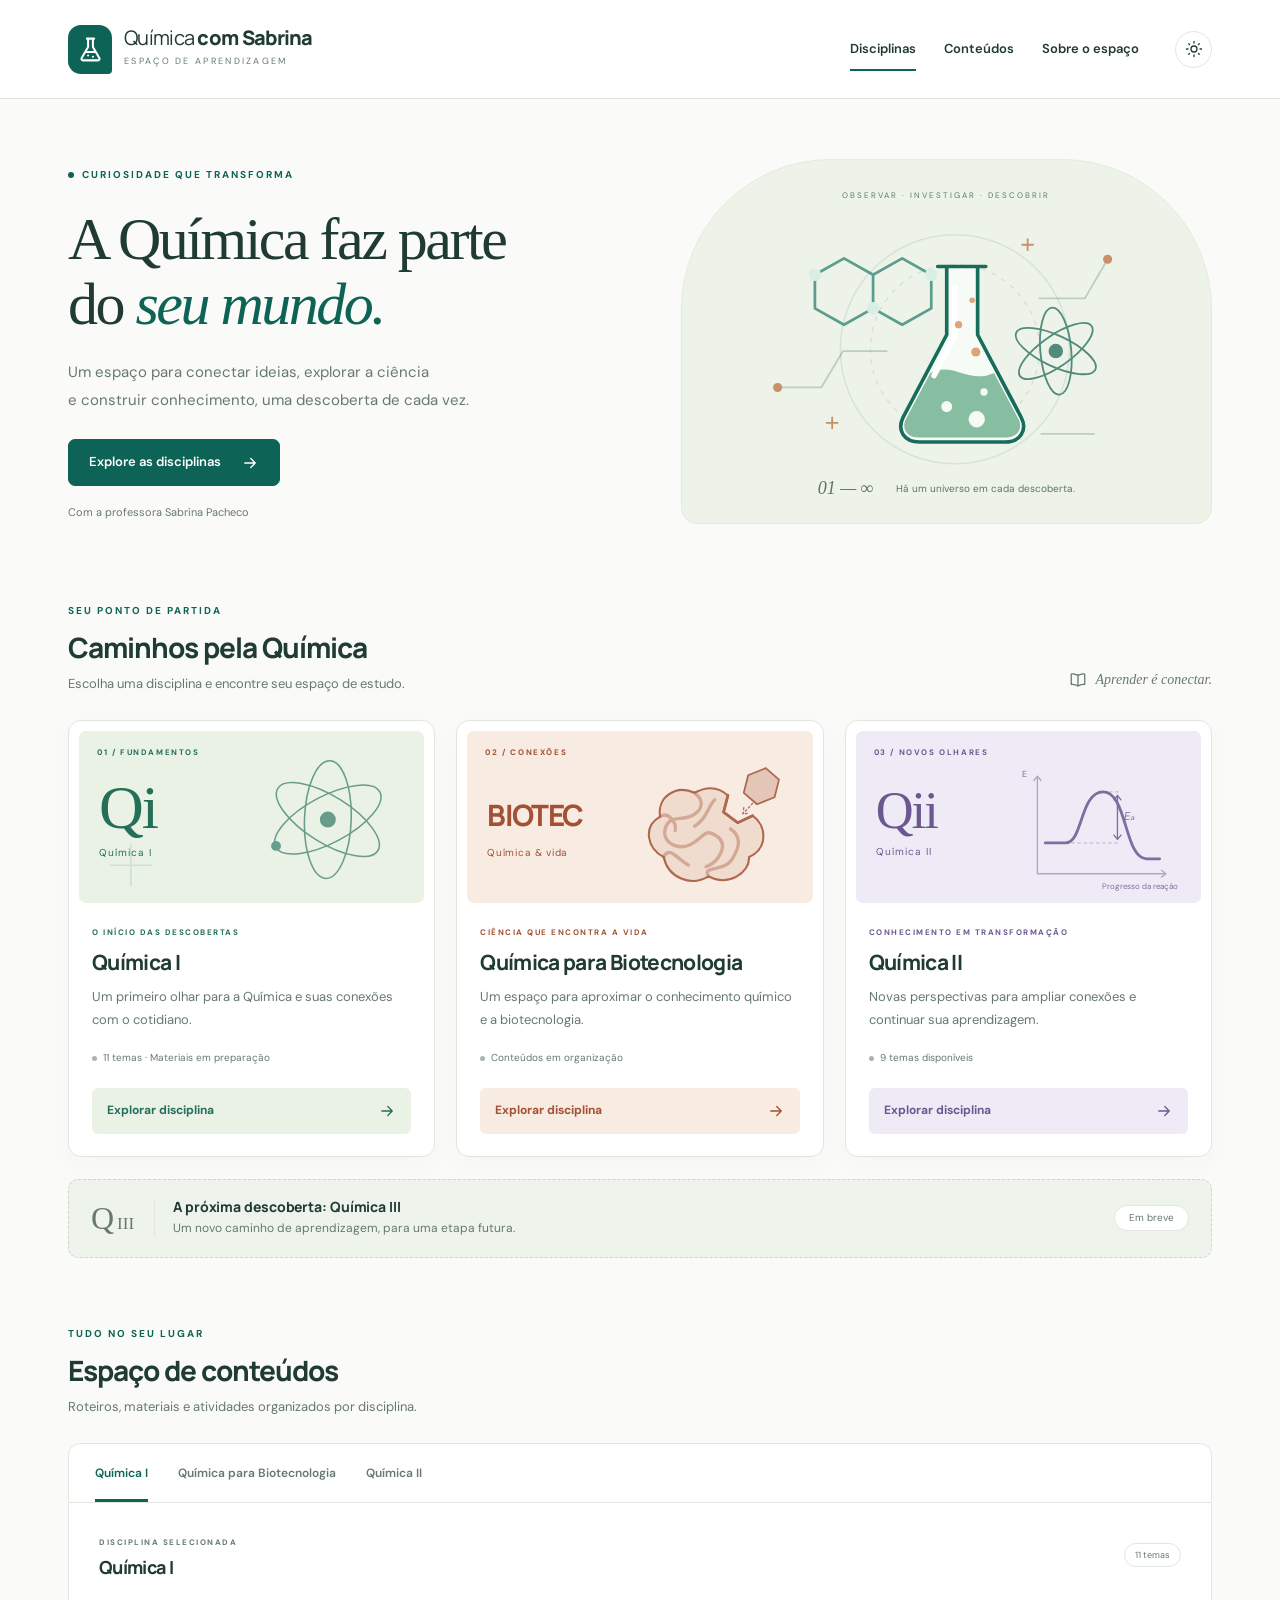
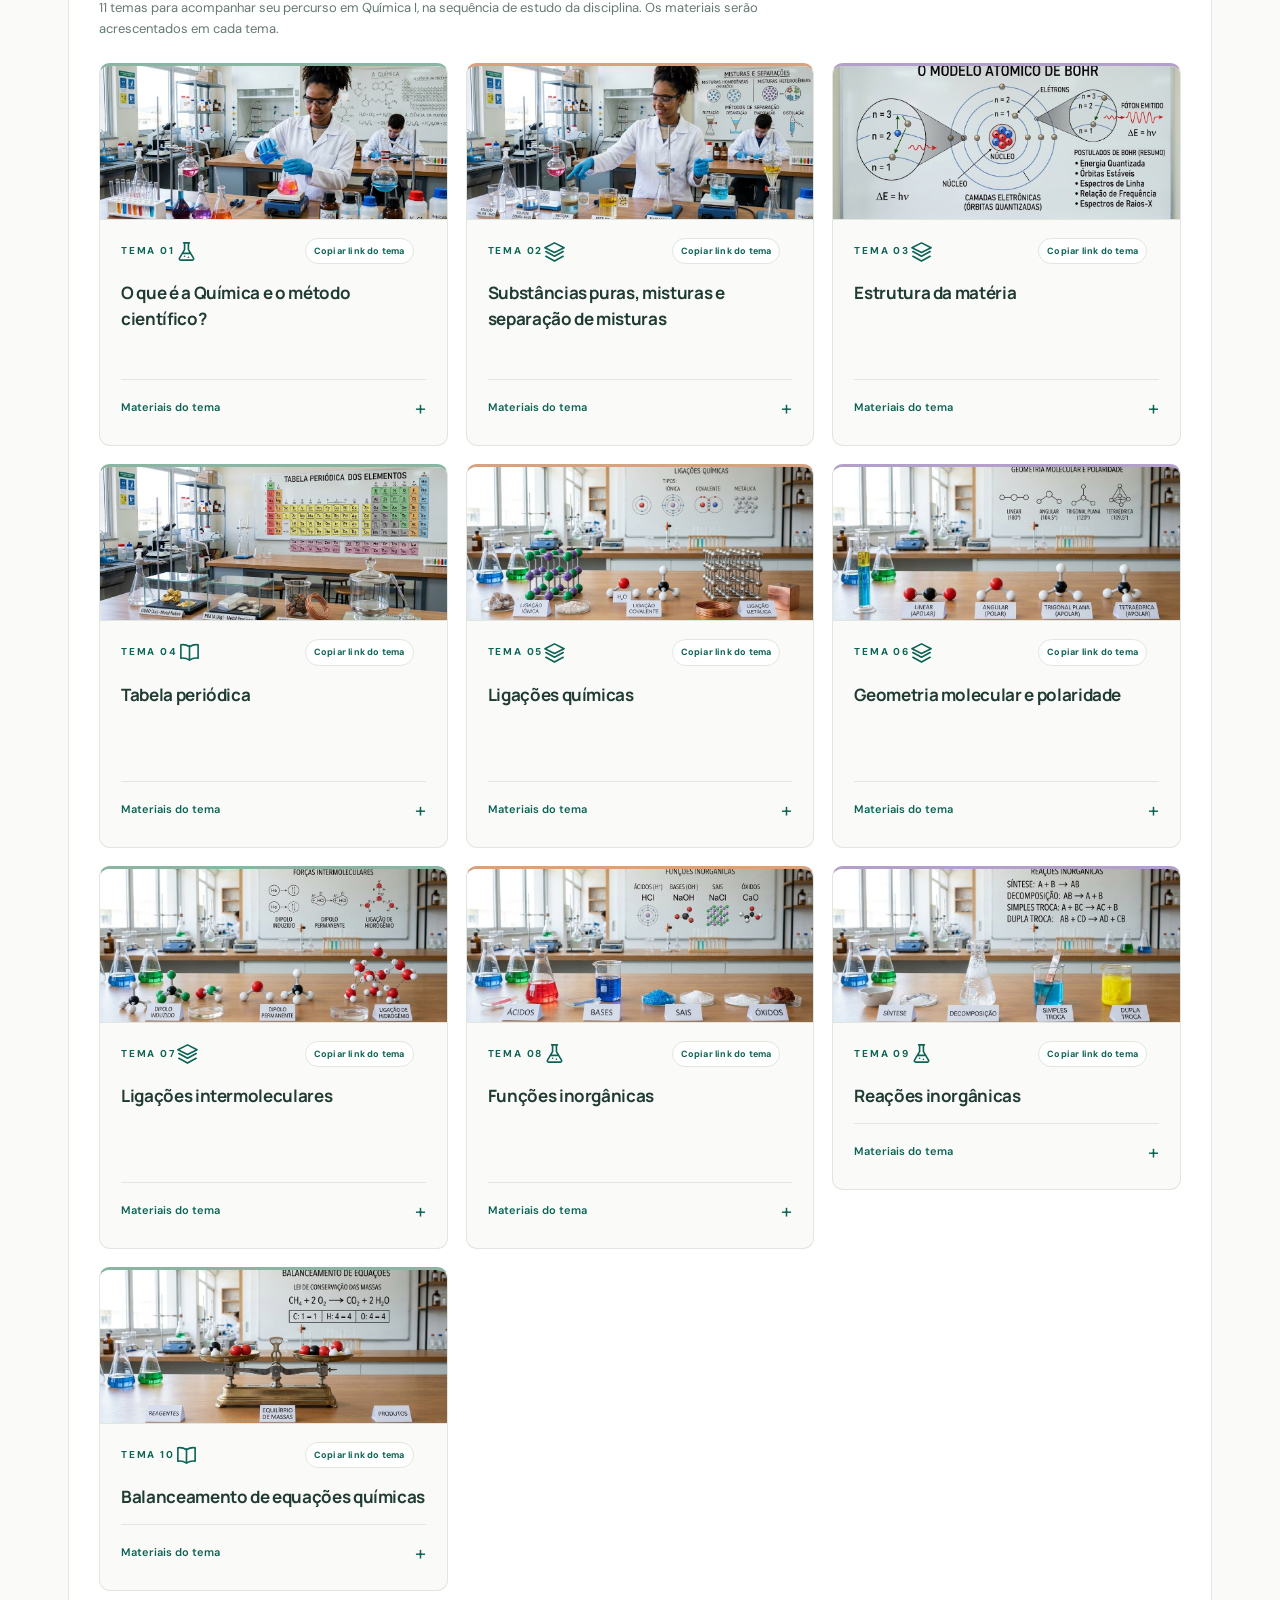
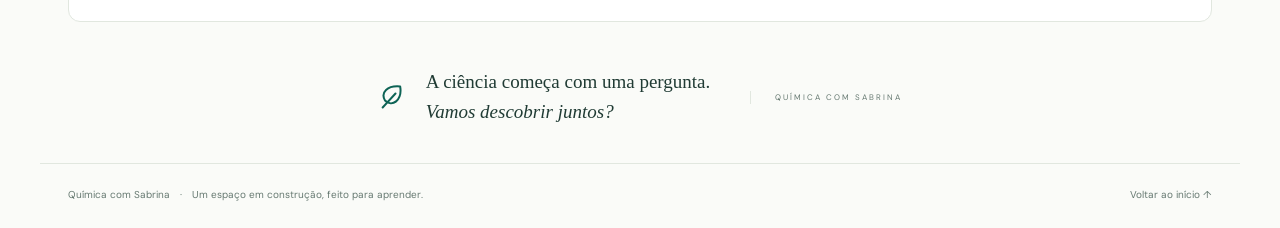
<file: index.html>
<!doctype html>
<html lang="pt-BR">

<head>
    <meta charset="utf-8">
    <meta name="viewport" content="width=device-width, initial-scale=1">
    <meta name="description"
        content="Um espaço de encontro com a Química. Conteúdos, roteiros e materiais das disciplinas da professora Sabrina.">
    <meta name="theme-color" content="#0d6355">
    <title>Química com Sabrina · Espaço de aprendizagem</title>
    <link rel="stylesheet" href="styles.css?v=links-diretos-1">
    <script src="app.js?v=links-diretos-1" defer></script>
</head>

<body>
    <a class="skip" href="#disciplinas">Ir para as disciplinas</a>
    <svg class="symbols" xmlns="http://www.w3.org/2000/svg" aria-hidden="true">
        <defs>
            <symbol id="flask" viewBox="0 0 24 24">
                <path
                    d="M9 3h6M10 3v7L4.7 19a1.3 1.3 0 0 0 1.1 2h12.4a1.3 1.3 0 0 0 1.1-2L14 10V3M8 14h8M10 17h.01M14 18h.01" />
            </symbol>
            <symbol id="arrow" viewBox="0 0 24 24">
                <path d="M5 12h14m-6-6 6 6-6 6" />
            </symbol>
            <symbol id="book" viewBox="0 0 24 24">
                <path d="M12 5v15M3 4c4-1 6 0 9 2 3-2 5-3 9-2v14c-4-1-6 0-9 2-3-2-5-3-9-2z" />
            </symbol>
            <symbol id="sun" viewBox="0 0 24 24">
                <circle cx="12" cy="12" r="4" />
                <path d="M12 2v2m0 16v2M2 12h2m16 0h2M5 5l1 1m12 12 1 1M5 19l1-1M18 6l1-1" />
            </symbol>
            <symbol id="search" viewBox="0 0 24 24">
                <circle cx="10.5" cy="10.5" r="6.5" />
                <path d="m16 16 5 5" />
            </symbol>
            <symbol id="leaf" viewBox="0 0 24 24">
                <path d="M19 3C8 2 2 8 6 15c6 6 15 0 13-12ZM4 21 15 9" />
            </symbol>
            <symbol id="layers" viewBox="0 0 24 24">
                <path d="m12 3 10 5-10 5L2 8Zm-9 9 9 5 9-5M3 17l9 5 9-5" />
            </symbol>
        </defs>
    </svg>
    <header class="header">
        <div class="header-inner">
            <a class="brand" href="#"><span class="brand-icon"><svg>
                        <use href="#flask" />
                    </svg></span><span>Química <strong>com Sabrina</strong><small>ESPAÇO DE
                        APRENDIZAGEM</small></span></a>
            <nav aria-label="Navegação principal"><a class="nav-active" href="#disciplinas">Disciplinas</a><a
                    href="#conteudos">Conteúdos</a><button id="about-open">Sobre o espaço</button></nav>
            <button class="theme" id="theme-toggle" aria-label="Ativar modo escuro" title="Alterar tema"><svg>
                    <use href="#sun" />
                </svg></button>
        </div>
    </header>
    <main>
        <section class="hero wrap" aria-labelledby="hero-title">
            <div class="hero-copy"><span class="eyebrow"><span class="dot"></span> CURIOSIDADE QUE TRANSFORMA</span>
                <h1 id="hero-title">
                    A Química faz parte<br>
                    do <em>seu mundo.</em>
                </h1>
                <p>Um espaço para conectar ideias, explorar a ciência<br class="desktop"> e construir conhecimento, uma
                    descoberta de cada vez.</p><a class="primary" href="#disciplinas">Explore as disciplinas <svg>
                        <use href="#arrow" />
                    </svg></a><span class="byline">Com a professora Sabrina Pacheco</span>
            </div>
            <div class="chem-art" aria-hidden="true"><span class="art-label">OBSERVAR · INVESTIGAR ·
                    DESCOBRIR</span><svg class="hero-science" viewBox="0 0 500 330" fill="none">
                    <circle cx="259" cy="173" r="126" stroke="currentColor" stroke-opacity=".11" />
                    <circle cx="259" cy="173" r="93" stroke="currentColor" stroke-opacity=".11"
                        stroke-dasharray="4 8" />
                    <path d="M64 215h48l24-40h48M352 117h50l25-43M354 266h58" stroke="currentColor" stroke-opacity=".25"
                        stroke-width="2" />
                    <g stroke="#5c9e8d" stroke-width="3">
                        <path d="m105 91 32-18 32 18v37l-32 18-32-18zM169 91l32-18 32 18v37l-32 18-32-18" />
                    </g>
                    <g fill="#dbeee5">
                        <circle cx="105" cy="91" r="7" />
                        <circle cx="169" cy="128" r="7" />
                        <circle cx="233" cy="91" r="7" />
                    </g>
                    <path d="M240 82h53m-43 0v75l-48 91c-7 14 1 27 18 27h94c17 0 25-13 18-27l-48-91V82" stroke="#176c5a"
                        fill="#f6fbf5" stroke-width="4" stroke-linejoin="round" />
                    <path d="m232 199-27 51c-5 10 1 20 14 20h96c13 0 19-10 14-20l-27-51c-28 13-44-13-70 0"
                        fill="#87bda1" />
                    <path d="M259 105v54l-23 43" stroke="white" stroke-width="6" stroke-linecap="round" />
                    <g fill="#f5faf4">
                        <circle cx="250" cy="236" r="6" />
                        <circle cx="283" cy="250" r="9" />
                        <circle cx="291" cy="220" r="4" />
                    </g>
                    <g fill="#e0a376">
                        <circle cx="282" cy="176" r="5" />
                        <circle cx="263" cy="146" r="4" />
                        <circle cx="278" cy="119" r="3" />
                    </g>
                    <g transform="translate(370 175)" stroke="#528b7b" stroke-width="2">
                        <ellipse rx="48" ry="17" transform="rotate(25)" />
                        <ellipse rx="48" ry="17" transform="rotate(85)" />
                        <ellipse rx="48" ry="17" transform="rotate(145)" />
                        <circle r="7" fill="#528b7b" />
                    </g>
                    <circle cx="427" cy="74" r="5" fill="#c79068" />
                    <circle cx="64" cy="215" r="5" fill="#c79068" />
                    <path d="M339 52v12m-6-6h12M124 248v12m-6-6h12" stroke="#c79068" stroke-width="2" />
                </svg><span class="art-caption"><span>01 — ∞</span> Há um universo em cada descoberta.</span></div>
        </section>
        <section id="disciplinas" class="wrap courses-section" aria-labelledby="courses-title">
            <div class="section-heading">
                <div><span class="eyebrow">SEU PONTO DE PARTIDA</span>
                    <h2 id="courses-title">Caminhos pela Química</h2>
                    <p>Escolha uma disciplina e encontre seu espaço de estudo.</p>
                </div><span class="section-note"><svg>
                        <use href="#book" />
                    </svg> Aprender é conectar.</span>
            </div>
            <div class="course-grid">
                <article class="course-card green">
                    <div class="course-visual"><span class="course-number">01 / FUNDAMENTOS</span><svg
                            viewBox="0 0 340 155" aria-hidden="true">
                            <g fill="none" stroke="currentColor">
                                <ellipse cx="245" cy="80" rx="58" ry="23" stroke-width="1.5"
                                    transform="rotate(-28 245 80)" />
                                <ellipse cx="245" cy="80" rx="58" ry="23" stroke-width="1.5"
                                    transform="rotate(32 245 80)" />
                                <ellipse cx="245" cy="80" rx="58" ry="23" stroke-width="1.5"
                                    transform="rotate(92 245 80)" />
                                <circle cx="245" cy="80" r="7" fill="currentColor" />
                                <circle cx="194" cy="106" r="4" fill="currentColor" />
                                <path d="M31 125h40m-20-20v40" opacity=".2" />
                            </g>
                        </svg><span class="visual-title">Qi<span>Química I</span></span></div>
                    <div class="course-body"><span class="course-kicker">O INÍCIO DAS DESCOBERTAS</span>
                        <h3>Química I</h3>
                        <p>Um primeiro olhar para a Química e suas conexões com o cotidiano.</p><span
                            class="status"><span class="dot"></span> 11 temas · Materiais em preparação</span><button
                            class="course-button" data-course="quimica-1">Explorar disciplina <svg>
                                <use href="#arrow" />
                            </svg></button>
                    </div>
                </article>
                <article class="course-card terracotta">
                    <div class="course-visual"><span class="course-number">02 / CONEXÕES</span><svg class="enzyme-art"
                            viewBox="0 0 180 150" role="img" aria-labelledby="enzyme-title">
                            <title id="enzyme-title">Ilustração esquemática de uma enzima com sítio ativo e um substrato
                                se aproximando</title>
                            <g stroke="currentColor" stroke-linejoin="round">
                                <path
                                    d="M65 35C43 25 22 41 26 62C6 73 11 99 30 108C35 132 61 142 81 130C103 142 128 126 127 108C149 98 147 72 131 61L114 69L98 57L103 38C91 27 78 28 65 35Z"
                                    fill="currentColor" fill-opacity=".11" stroke-width="2.4" />
                                <path
                                    d="M65 35C77 44 74 55 62 61S37 60 32 75S44 101 60 94S75 74 90 84S92 114 78 119M30 108C36 94 47 112 58 117M81 130C73 117 98 126 108 110S117 84 106 76M26 62C35 56 45 69 43 78M65 73C79 65 81 49 88 43"
                                    fill="none" stroke-width="3.8" stroke-opacity=".44" stroke-linecap="round" />
                                <path d="m103 38-5 19 16 12 17-8" fill="none" stroke-width="3.2" />
                                <path d="m126 15 20-8 15 13-5 20-20 8-15-13Z" fill="currentColor" fill-opacity=".28"
                                    stroke-width="2" />
                                <path d="m131 47-11 12m1-7-1 7 7-1" fill="none" stroke-width="1.5"
                                    stroke-dasharray="2 3" />
                            </g>
                        </svg><span class="visual-title biotec-title">BIOTEC<span>Química & vida</span></span></div>
                    <div class="course-body"><span class="course-kicker">CIÊNCIA QUE ENCONTRA A VIDA</span>
                        <h3>Química para Biotecnologia</h3>
                        <p>Um espaço para aproximar o conhecimento químico e a biotecnologia.</p><span
                            class="status"><span class="dot"></span> Conteúdos em organização</span><button
                            class="course-button" data-course="biotecnologia">Explorar disciplina <svg>
                                <use href="#arrow" />
                            </svg></button>
                    </div>
                </article>
                <article class="course-card violet">
                    <div class="course-visual"><span class="course-number">03 / NOVOS OLHARES</span><svg
                            class="reaction-art" viewBox="0 0 180 150" role="img" aria-labelledby="reaction-title">
                            <title id="reaction-title">Perfil de energia de uma reação, com a energia de ativação
                                indicada do nível dos reagentes até o pico da curva</title>
                            <g fill="none" stroke="currentColor" stroke-linecap="round" stroke-linejoin="round">
                                <path d="M20 16v111h146m-150-106 4-5 4 5m137 102 5 4-5 4" stroke-width="1.5"
                                    opacity=".55" />
                                <path d="M29 92h23c20 0 16-58 43-58s24 76 49 76h15" stroke-width="3.2" />
                                <path d="M52 92h62M95 34h19" stroke-width="1" stroke-dasharray="3 4" opacity=".5" />
                                <path d="M111 38v50m-4-45 4-5 4 5m-8 40 4 5 4-5" stroke-width="1.5" />
                            </g>
                            <g fill="currentColor" stroke="none" font-family="DM Sans, sans-serif"><text x="2" y="17"
                                    font-size="10">E</text><text x="118" y="66" font-size="13"
                                    font-style="italic">Eₐ</text><text x="94" y="144" font-size="9">Progresso da
                                    reação</text></g>
                        </svg><span class="visual-title reaction-title">Qii<span>Química II</span></span></div>
                    <div class="course-body"><span class="course-kicker">CONHECIMENTO EM TRANSFORMAÇÃO</span>
                        <h3>Química II</h3>
                        <p>Novas perspectivas para ampliar conexões e continuar sua aprendizagem.</p><span
                            class="status"><span class="dot"></span> 9 temas disponíveis</span><button
                            class="course-button" data-course="quimica-2">Explorar disciplina <svg>
                                <use href="#arrow" />
                            </svg></button>
                    </div>
                </article>
            </div>
            <div class="future">
                <div class="future-icon">Q<span>III</span></div>
                <div>
                    <h3>A próxima descoberta: Química III</h3>
                    <p>Um novo caminho de aprendizagem, para uma etapa futura.</p>
                </div><span class="future-badge">Em breve</span>
            </div>
        </section>
        <section id="conteudos" class="content-section wrap" aria-labelledby="content-title">
            <div class="section-heading">
                <div><span class="eyebrow">TUDO NO SEU LUGAR</span>
                    <h2 id="content-title">Espaço de conteúdos</h2>
                    <p>Roteiros, materiais e atividades organizados por disciplina.</p>
                </div>
            </div>
            <div class="workspace">
                <div class="course-tabs" role="tablist" aria-label="Escolher disciplina"><button id="tab-quimica-1"
                        role="tab" aria-selected="true" aria-controls="course-panel" data-tab="quimica-1">Química
                        I</button><button id="tab-biotecnologia" role="tab" aria-selected="false"
                        aria-controls="course-panel" tabindex="-1" data-tab="biotecnologia">Química para
                        Biotecnologia</button><button id="tab-quimica-2" role="tab" aria-selected="false"
                        aria-controls="course-panel" tabindex="-1" data-tab="quimica-2">Química II</button></div>
                <div id="course-panel" role="tabpanel" aria-labelledby="tab-quimica-1" tabindex="0">
                    <div class="panel-heading">
                        <div><span class="panel-label">DISCIPLINA SELECIONADA</span>
                            <h3 id="selected-name">Química I</h3>
                        </div><span class="outline-badge" id="course-status">11 temas</span>
                    </div>
                    <div id="topic-content">
                        <p class="topic-intro">11 temas para acompanhar seu percurso em Química I, na sequência de
                            estudo da disciplina. Os materiais serão acrescentados em cada tema.</p>
                        <div class="topic-grid">
                            <article class="topic-card topic-card--image" id="quimica-1-tema-01">
                                <img src="quimica-1/imagens-temas/metodo-cientifico.jpg"
                                    alt="Estudante realizando um experimento químico em laboratório" loading="lazy">
                                <div class="topic-top"><span class="topic-number">TEMA 01</span><svg aria-hidden="true">
                                        <use href="#flask" />
                                    </svg></div>
                                <h4>O que é a Química e o método científico?</h4>
                                <details>
                                    <summary>Materiais do tema <span aria-hidden="true">+</span></summary>
                                    <p>Os materiais deste tema ainda não foram adicionados. Este espaço reunirá os
                                        roteiros, arquivos e atividades correspondentes.</p>
                                </details>
                            </article>
                            <article class="topic-card topic-card--image" id="quimica-1-tema-02">
                                <img src="quimica-1/imagens-temas/substancias-misturas.jpeg"
                                    alt="Experimento sobre misturas e seus métodos de separação em laboratório"
                                    loading="lazy">
                                <div class="topic-top"><span class="topic-number">TEMA 02</span><svg aria-hidden="true">
                                        <use href="#layers" />
                                    </svg></div>
                                <h4>Substâncias puras, misturas e separação de misturas</h4>
                                <details>
                                    <summary>Materiais do tema <span aria-hidden="true">+</span></summary>
                                    <p>Os materiais deste tema ainda não foram adicionados. Este espaço reunirá os
                                        roteiros, arquivos e atividades correspondentes.</p>
                                </details>
                            </article>
                            <article class="topic-card topic-card--image" id="quimica-1-tema-03">
                                <img src="quimica-1/imagens-temas/estrutura-materia.jpg"
                                    alt="Diagrama do modelo atômico de Bohr e das camadas eletrônicas" loading="lazy">
                                <div class="topic-top"><span class="topic-number">TEMA 03</span><svg aria-hidden="true">
                                        <use href="#layers" />
                                    </svg></div>
                                <h4>Estrutura da matéria</h4>
                                <details>
                                    <summary>Materiais do tema <span aria-hidden="true">+</span></summary>
                                    <p>Os materiais deste tema ainda não foram adicionados. Este espaço reunirá os
                                        roteiros, arquivos e atividades correspondentes.</p>
                                </details>
                            </article>
                            <article class="topic-card topic-card--image" id="quimica-1-tema-04">
                                <img src="quimica-1/imagens-temas/tabela-periodica.jpeg"
                                    alt="Tabela periódica e amostras de elementos químicos em laboratório"
                                    loading="lazy">
                                <div class="topic-top"><span class="topic-number">TEMA 04</span><svg aria-hidden="true">
                                        <use href="#book" />
                                    </svg></div>
                                <h4>Tabela periódica</h4>
                                <details>
                                    <summary>Materiais do tema <span aria-hidden="true">+</span></summary>
                                    <p>Os materiais deste tema ainda não foram adicionados. Este espaço reunirá os
                                        roteiros, arquivos e atividades correspondentes.</p>
                                </details>
                            </article>
                            <article class="topic-card topic-card--image" id="quimica-1-tema-05">
                                <img src="quimica-1/imagens-temas/ligacoes-quimicas.jpg"
                                    alt="Modelos didáticos de ligações iônica, covalente e metálica em bancada de laboratório"
                                    loading="lazy">
                                <div class="topic-top"><span class="topic-number">TEMA 05</span><svg aria-hidden="true">
                                        <use href="#layers" />
                                    </svg></div>
                                <h4>Ligações químicas</h4>
                                <details>
                                    <summary>Materiais do tema <span aria-hidden="true">+</span></summary>
                                    <p>Os materiais deste tema ainda não foram adicionados. Este espaço reunirá os
                                        roteiros, arquivos e atividades correspondentes.</p>
                                </details>
                            </article>
                            <article class="topic-card topic-card--image" id="quimica-1-tema-06">
                                <img src="quimica-1/imagens-temas/geometria-molecular.jpg"
                                    alt="Modelos didáticos de geometrias moleculares (linear, angular, trigonal plana e tetraédrica) e diagrama de polaridade em bancada de laboratório"
                                    loading="lazy">
                                <div class="topic-top"><span class="topic-number">TEMA 06</span><svg aria-hidden="true">
                                        <use href="#layers" />
                                    </svg></div>
                                <h4>Geometria molecular e polaridade</h4>
                                <details>
                                    <summary>Materiais do tema <span aria-hidden="true">+</span></summary>
                                    <p>Os materiais deste tema ainda não foram adicionados. Este espaço reunirá os
                                        roteiros, arquivos e atividades correspondentes.</p>
                                </details>
                            </article>
                            <article class="topic-card topic-card--image" id="quimica-1-tema-07">
                                <img src="quimica-1/imagens-temas/ligacoes-intermoleculares.jpg"
                                    alt="Modelos didáticos de forças intermoleculares (dipolo induzido, dipolo permanente e ligação de hidrogênio) em bancada de laboratório"
                                    loading="lazy">
                                <div class="topic-top"><span class="topic-number">TEMA 07</span><svg aria-hidden="true">
                                        <use href="#layers" />
                                    </svg></div>
                                <h4>Ligações intermoleculares</h4>
                                <details>
                                    <summary>Materiais do tema <span aria-hidden="true">+</span></summary>
                                    <p>Os materiais deste tema ainda não foram adicionados. Este espaço reunirá os
                                        roteiros, arquivos e atividades correspondentes.</p>
                                </details>
                            </article>
                            <article class="topic-card topic-card--image" id="quimica-1-tema-08">
                                <img src="quimica-1/imagens-temas/funcoes-inorganicas.jpg"
                                    alt="Demonstrações das funções inorgânicas (ácidos, bases, sais e óxidos) com soluções indicadoras e amostras em laboratório"
                                    loading="lazy">
                                <div class="topic-top"><span class="topic-number">TEMA 08</span><svg aria-hidden="true">
                                        <use href="#flask" />
                                    </svg></div>
                                <h4>Funções inorgânicas</h4>
                                <details>
                                    <summary>Materiais do tema <span aria-hidden="true">+</span></summary>
                                    <p>Os materiais deste tema ainda não foram adicionados. Este espaço reunirá os
                                        roteiros, arquivos e atividades correspondentes.</p>
                                </details>
                            </article>
                            <article class="topic-card topic-card--image" id="quimica-1-tema-09">
                                <img src="quimica-1/imagens-temas/reacoes-inorganicas.jpg"
                                    alt="Demonstrações práticas dos tipos de reações inorgânicas com precipitado, reação de simples troca e efervescência em laboratório"
                                    loading="lazy">
                                <div class="topic-top"><span class="topic-number">TEMA 09</span><svg aria-hidden="true">
                                        <use href="#flask" />
                                    </svg></div>
                                <h4>Reações inorgânicas</h4>

                                <details>
                                    <summary>
                                        Materiais do tema
                                        <span aria-hidden="true">+</span>
                                    </summary>

                                    <div class="material-links">

                                        <!-- INÍCIO: botão para abrir os slides de Reações inorgânicas -->
                                        <a class="primary"
                                            href="https://drive.google.com/file/d/1IkCoGAOMeISz1WRfVidlUpPMXA6QbWn_/view?usp=drive_link"
                                            target="_blank" rel="noopener noreferrer">
                                            Baixar slides
                                        </a>
                                        <!-- FIM: botão para abrir os slides de Reações inorgânicas -->

                                        <!-- INÍCIO: botão da videoaula -->
                                        <a class="primary" href="https://www.youtube.com/watch?v=LJ0OrvJ4-S0"
                                            target="_blank" rel="noopener noreferrer">
                                            Ver videoaula · 13min50s
                                        </a>
                                        <!-- FIM: botão da videoaula -->



                                        <!-- INÍCIO: botão da lista de exercícios -->
                                        <a class="primary"
                                            href="https://drive.google.com/file/d/1ULveEhUN4fD26vyyMTymiKXtPKmlOABc/view?usp=sharing"
                                            target="_blank" rel="noopener noreferrer">
                                            Abrir lista de exercícios
                                        </a>
                                        <!-- FIM: botão da lista de exercícios -->


                                    </div>
                                </details>
                            </article>
                            <article class="topic-card topic-card--image" id="quimica-1-tema-10">
                                <img src="quimica-1/imagens-temas/balanceamento-equacoes.jpg"
                                    alt="Balança de dois pratos em equilíbrio com modelos moleculares de reagentes e produtos representando a conservação de massas no balanceamento de equações"
                                    loading="lazy">
                                <div class="topic-top"><span class="topic-number">TEMA 10</span><svg aria-hidden="true">
                                        <use href="#book" />
                                    </svg></div>
                                <h4>Balanceamento de equações químicas</h4>

                                <details>
                                    <summary>
                                        Materiais do tema
                                        <span aria-hidden="true">+</span>
                                    </summary>

                                    <div class="material-links">

                                        <!-- INÍCIO: botão dos slides -->
                                        <a class="primary"
                                            href="https://drive.google.com/file/d/1OTZSKT1M90s18HsVmTk35ZN2SR2sl0E2/view?usp=sharing"
                                            target="_blank" rel="noopener noreferrer">
                                            Abrir slides
                                        </a>
                                        <!-- FIM: botão dos slides -->

                                        <!-- INÍCIO: botão da videoaula -->
                                        <a class="primary" href="https://www.youtube.com/watch?v=_tE-7yV0UYU"
                                            target="_blank" rel="noopener noreferrer">
                                            Ver videoaula · 16min47s
                                        </a>
                                        <!-- FIM: botão da videoaula -->
                                        <a class="primary"
                                            href="./quimica-1/balanceamento/Balanceamento_em_Movimento.html">
                                            Abrir atividade interativa
                                        </a>
                                    </div>
                                </details>



                            </article>
                        </div>
                    </div>

                    <!-- Card de Biotecnologia -->

                    <div id="biotecnologia-content" hidden>
                        <div class="topic-grid topic-grid--image">
                            <article class="topic-card topic-card--image" id="biotecnologia-lambert-beer"
                                data-course="biotecnologia">

                                <img src="quimica%20para%20biotecnologia/imagens-temas/lei-de-lambert-beer.jpeg"
                                    alt="Bancada de laboratório com frascos de reagentes" loading="lazy">

                                <div class="topic-top">
                                    <span class="topic-number">TEMA 01</span>
                                    <svg aria-hidden="true">
                                        <use href="#flask" />
                                    </svg>
                                </div>

                                <h4>Lei de Lambert-Beer</h4>

                                <details>
                                    <summary>Materiais do tema <span aria-hidden="true">+</span></summary>
                                    <p>Os materiais deste tema serão acrescentados em breve.</p>
                                </details>
                            </article>
                        </div>
                    </div>


                    <div id="quimica-2-content" hidden>
                        <p class="topic-intro">9 temas para acompanhar seu percurso em Química II. Explore cada conteúdo
                            e encontre os materiais da disciplina.</p>
                        <div class="topic-grid topic-grid--image">
                            <article class="topic-card topic-card--image" id="quimica-2-solucoes"
                                data-course="quimica-2">
                                <img src="quimica-2/imagens-temas/solucoes.jpeg"
                                    alt="Corante azul se misturando em um béquer com água">
                                <div class="topic-top"><span class="topic-number">TEMA 01</span><svg aria-hidden="true">
                                        <use href="#flask" />
                                    </svg></div>
                                <h4>Soluções</h4>
                                <details>
                                    <summary>Materiais do tema <span aria-hidden="true">+</span></summary>
                                    <p>Os materiais deste tema serão acrescentados em breve.</p>
                                </details>
                            </article>
                            <article class="topic-card topic-card--image" id="quimica-2-propriedades-coligativas"
                                data-course="quimica-2">
                                <img src="quimica-2/imagens-temas/propriedades-coligativas.jpeg"
                                    alt="Experimento de gelo e água em fusão em laboratório">
                                <div class="topic-top"><span class="topic-number">TEMA 02</span><svg aria-hidden="true">
                                        <use href="#layers" />
                                    </svg></div>
                                <h4>Propriedades coligativas</h4>
                                <details>
                                    <summary>Materiais do tema <span aria-hidden="true">+</span></summary>
                                    <p>Os materiais deste tema serão acrescentados em breve.</p>
                                </details>
                            </article>
                            <article class="topic-card topic-card--image" id="quimica-2-radioatividade"
                                data-course="quimica-2">
                                <img src="quimica-2/imagens-temas/radioatividade.jpeg"
                                    alt="Detector de radiação e recipiente de proteção em laboratório">
                                <div class="topic-top"><span class="topic-number">TEMA 03</span><svg aria-hidden="true">
                                        <use href="#sun" />
                                    </svg></div>
                                <h4>Radioatividade</h4>
                                <details>
                                    <summary>Materiais do tema <span aria-hidden="true">+</span></summary>
                                    <p>Os materiais deste tema serão acrescentados em breve.</p>
                                </details>
                            </article>
                            <article class="topic-card topic-card--image" id="quimica-2-cinetica-quimica"
                                data-course="quimica-2">
                                <img src="quimica-2/imagens-temas/cinetica-quimica.jpeg"
                                    alt="Tubos de ensaio coloridos e cronômetro em experimento de cinética química">
                                <div class="topic-top"><span class="topic-number">TEMA 04</span><svg aria-hidden="true">
                                        <use href="#arrow" />
                                    </svg></div>
                                <h4>Cinética química</h4>
                                <details>
                                    <summary>Materiais do tema <span aria-hidden="true">+</span></summary>
                                    <p>Os materiais deste tema serão acrescentados em breve.</p>
                                </details>
                            </article>


                            <article class="topic-card topic-card--image" id="quimica-2-termoquimica"
                                data-course="quimica-2">
                                <img src="quimica-2/imagens-temas/termoquimica.jpg"
                                    alt="Termômetro em béquer com gelo durante experimento de termoquímica">
                                <div class="topic-top"><span class="topic-number">TEMA 05</span><svg aria-hidden="true">
                                        <use href="#sun" />
                                    </svg></div>
                                <h4>Termoquímica</h4>
                                <details>
                                    <summary>Materiais do tema <span aria-hidden="true">+</span></summary>
                                    <p><a href="./quimica-2/termoquimica/termolab/">Abrir o TermoLab — simulador e
                                            exercícios</a></p>
                                </details>
                            </article>
                            <article class="topic-card topic-card--image" id="quimica-2-equilibrio-quimico"
                                data-course="quimica-2">
                                <img src="quimica-2/imagens-temas/equilibrio-quimico.jpg"
                                    alt="Sistema de equilíbrio químico com soluções azul e amarela">
                                <div class="topic-top"><span class="topic-number">TEMA 06</span><svg aria-hidden="true">
                                        <use href="#layers" />
                                    </svg></div>
                                <h4>Equilíbrio químico</h4>
                                <details>
                                    <summary>Materiais do tema <span aria-hidden="true">+</span></summary>
                                    <p>Os materiais deste tema serão acrescentados em breve.</p>
                                </details>
                            </article>
                            <article class="topic-card topic-card--image" id="quimica-2-equilibrio-ionico"
                                data-course="quimica-2">
                                <img src="quimica-2/imagens-temas/equilibrio-ionico.jpg"
                                    alt="Medidores de pH ilustrando o equilíbrio iônico de uma solução">
                                <div class="topic-top"><span class="topic-number">TEMA 07</span><svg aria-hidden="true">
                                        <use href="#layers" />
                                    </svg></div>
                                <h4>Equilíbrio iônico</h4>
                                <details>
                                    <summary>Materiais do tema <span aria-hidden="true">+</span></summary>
                                    <p>Os materiais deste tema serão acrescentados em breve.</p>
                                </details>
                            </article>

                            <!-- TEMA 08 - Reações de oxidação e redução -->
                            <article class="topic-card topic-card--image" id="quimica-2-oxidacao-reducao"
                                data-course="quimica-2">

                                <img src="quimica-2/imagens-temas/reacoes_oxidacao_reducao_tema_08.jpeg"
                                    alt="Representação de uma reação de oxidação e redução" loading="lazy">

                                <div class="topic-top">
                                    <span class="topic-number">TEMA 08</span>
                                    <svg aria-hidden="true">
                                        <use href="#flask" />
                                    </svg>
                                </div>

                                <h4>Reações de oxidação e redução</h4>


                                <details>
                                    <summary>
                                        Materiais do tema
                                        <span aria-hidden="true">+</span>
                                    </summary>

                                    <div class="material-links">

                                        <!-- Slides -->
                                        <a class="primary"
                                            href="https://drive.google.com/file/d/1K_8W0zv0LLbLDDhn_kpBIVEcsJlBO7OL/view?usp=sharing"
                                            target="_blank" rel="noopener noreferrer">
                                            Baixar slides
                                        </a>

                                        <!-- Videoaula -->
                                        <a class="primary" href="https://www.youtube.com/watch?v=ucGBCzeVqAA&t=1s"
                                            target="_blank" rel="noopener noreferrer">
                                            Ver videoaula
                                        </a>

                                        <!-- Simulador de NOX -->
                                        <a class="primary"
                                            href="./quimica-2/reacoes de oxidação e reducao/Simulador_NOX_Versao_Clara.html"
                                            target="_blank" rel="noopener noreferrer">
                                            Abrir simulador interativo de NOX
                                        </a>

                                    </div>
                                </details>


                            </article>
                            <!-- FIM DO TEMA 08 -->

                            <!-- TEMA 09 - Eletroquímica -->

                            <article class="topic-card topic-card--image" id="quimica-2-eletroquimica"
                                data-course="quimica-2">
                                <img src="quimica-2/imagens-temas/eletroquimica.jpg"
                                    alt="Pilha galvânica com eletrodos de zinco e cobre conectados por ponte salina">
                                <div class="topic-top">
                                    <span class="topic-number">TEMA 09</span><svg aria-hidden="true">
                                        <use href="#flask" />
                                    </svg>
                                </div>
                                <h4>Eletroquímica</h4>
                                <details>
                                    <summary>Materiais do tema <span aria-hidden="true">+</span></summary>
                                    <p>Os materiais deste tema serão acrescentados em breve.</p>
                                </details>
                            </article>
                        </div>
                    </div>
                    <div class="empty-state" id="course-empty" hidden><span class="empty-icon"><svg>
                                <use href="#book" />
                            </svg></span>
                        <h4>Um espaço pronto para suas próximas descobertas.</h4>
                        <p>Os conteúdos desta disciplina estão sendo organizados.<br>Em breve, você encontrará aqui a
                            sequência de estudo e os materiais de cada tema.</p>
                        <div class="resource-types"><span>01 &nbsp; Conteúdos</span><span>02 &nbsp; Roteiros de
                                estudo</span><span>03 &nbsp; Materiais e atividades</span></div>
                    </div>
                </div>
            </div>
        </section>
        <section class="closing wrap"><svg>
                <use href="#leaf" />
            </svg>
            <p>A ciência começa com uma pergunta.<br><strong>Vamos descobrir juntos?</strong></p><span>QUÍMICA COM
                SABRINA</span>
        </section>
    </main>
    <footer class="wrap"><span>Química com Sabrina <span class="footer-dot">·</span> Um espaço em construção, feito para
            aprender.</span><a href="#">Voltar ao início ↑</a></footer>
    <dialog id="about-dialog" aria-labelledby="about-title"><button class="close" id="about-close"
            aria-label="Fechar">×</button><span class="eyebrow">ENSINAR, CONECTAR, DESCOBRIR</span>
        <h2 id="about-title">Um lugar para aprender Química.</h2>
        <p>Este é o espaço de conteúdos da professora Sabrina Pacheco: um ponto de encontro para as disciplinas de
            Química I, Química para Biotecnologia e Química II.</p>
        <p>Química I e Química II já têm suas sequências de temas organizadas. Os materiais serão acrescentados aos
            poucos, e Química para Biotecnologia está em preparação. Química III fará parte de uma etapa futura.</p>
        <button class="primary" id="about-done">Vamos explorar <svg>
                <use href="#arrow" />
            </svg></button>
    </dialog>
</body>

</html>
</file>
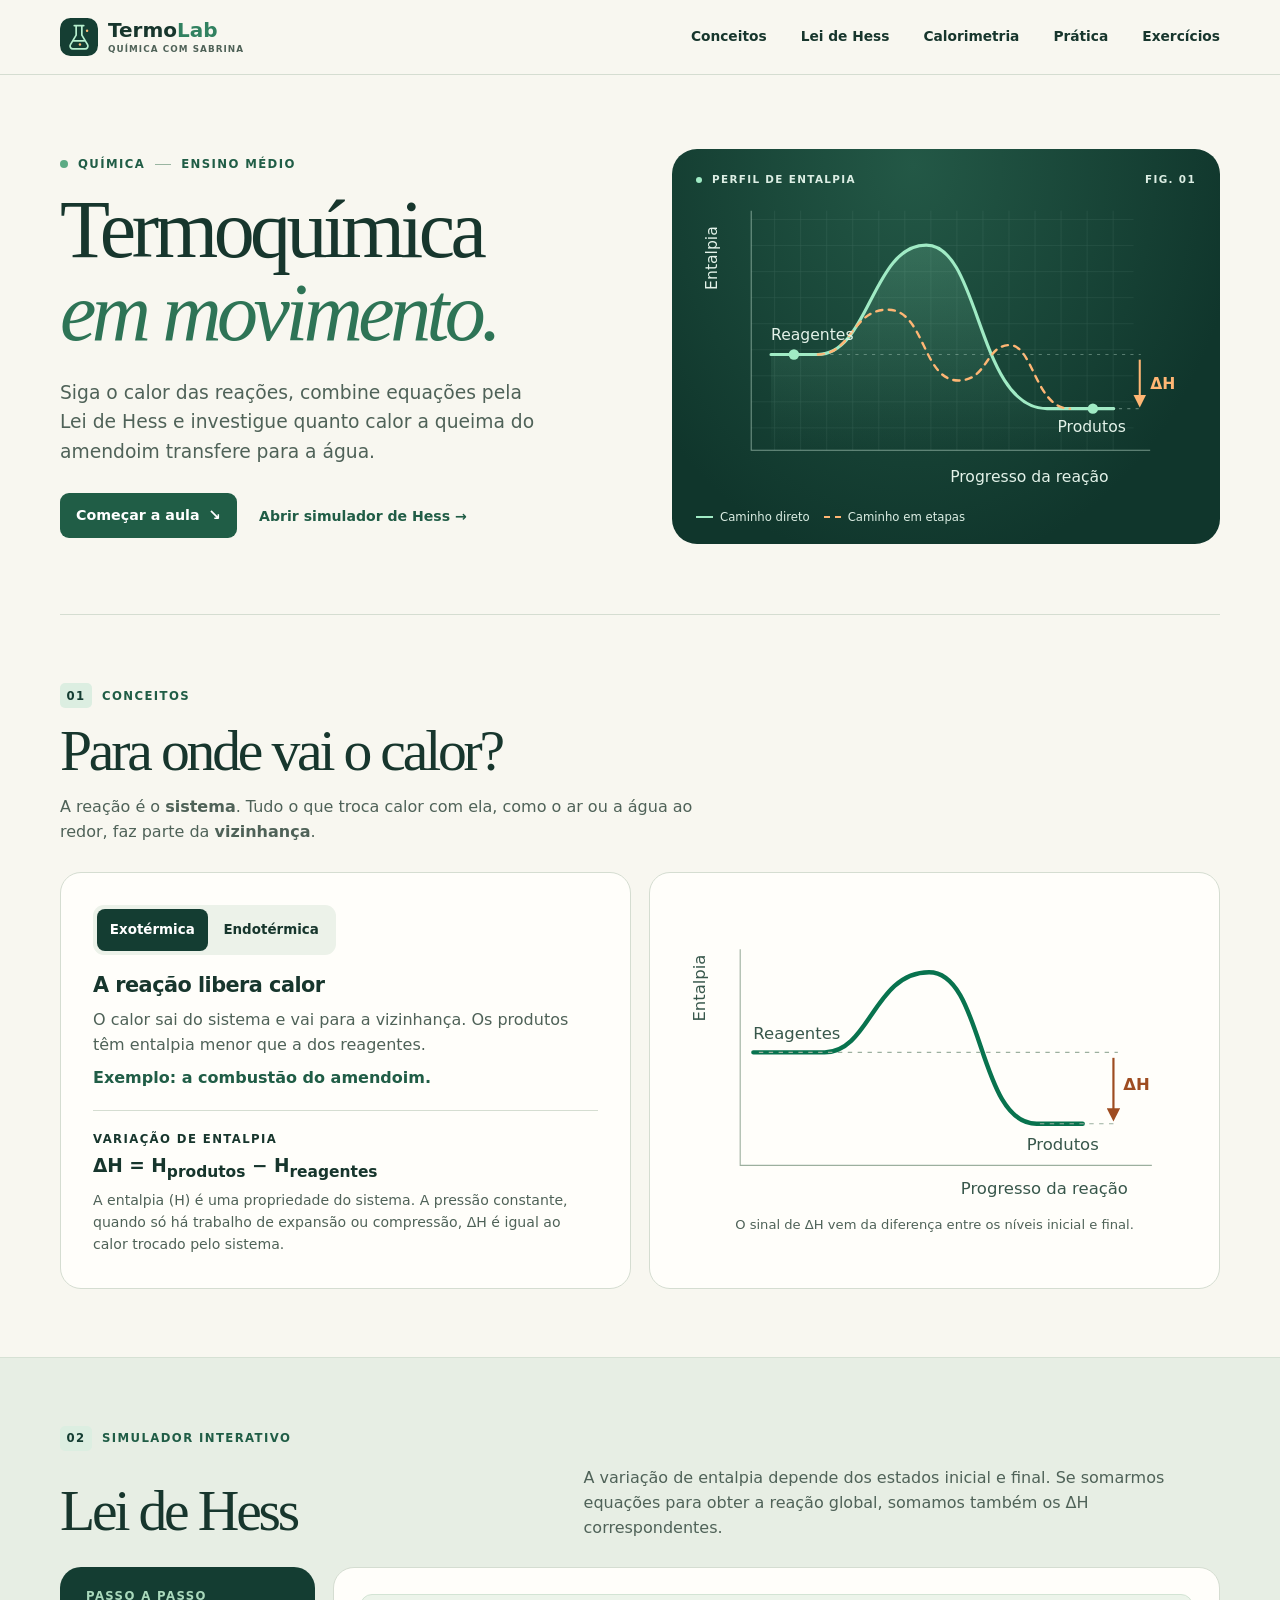
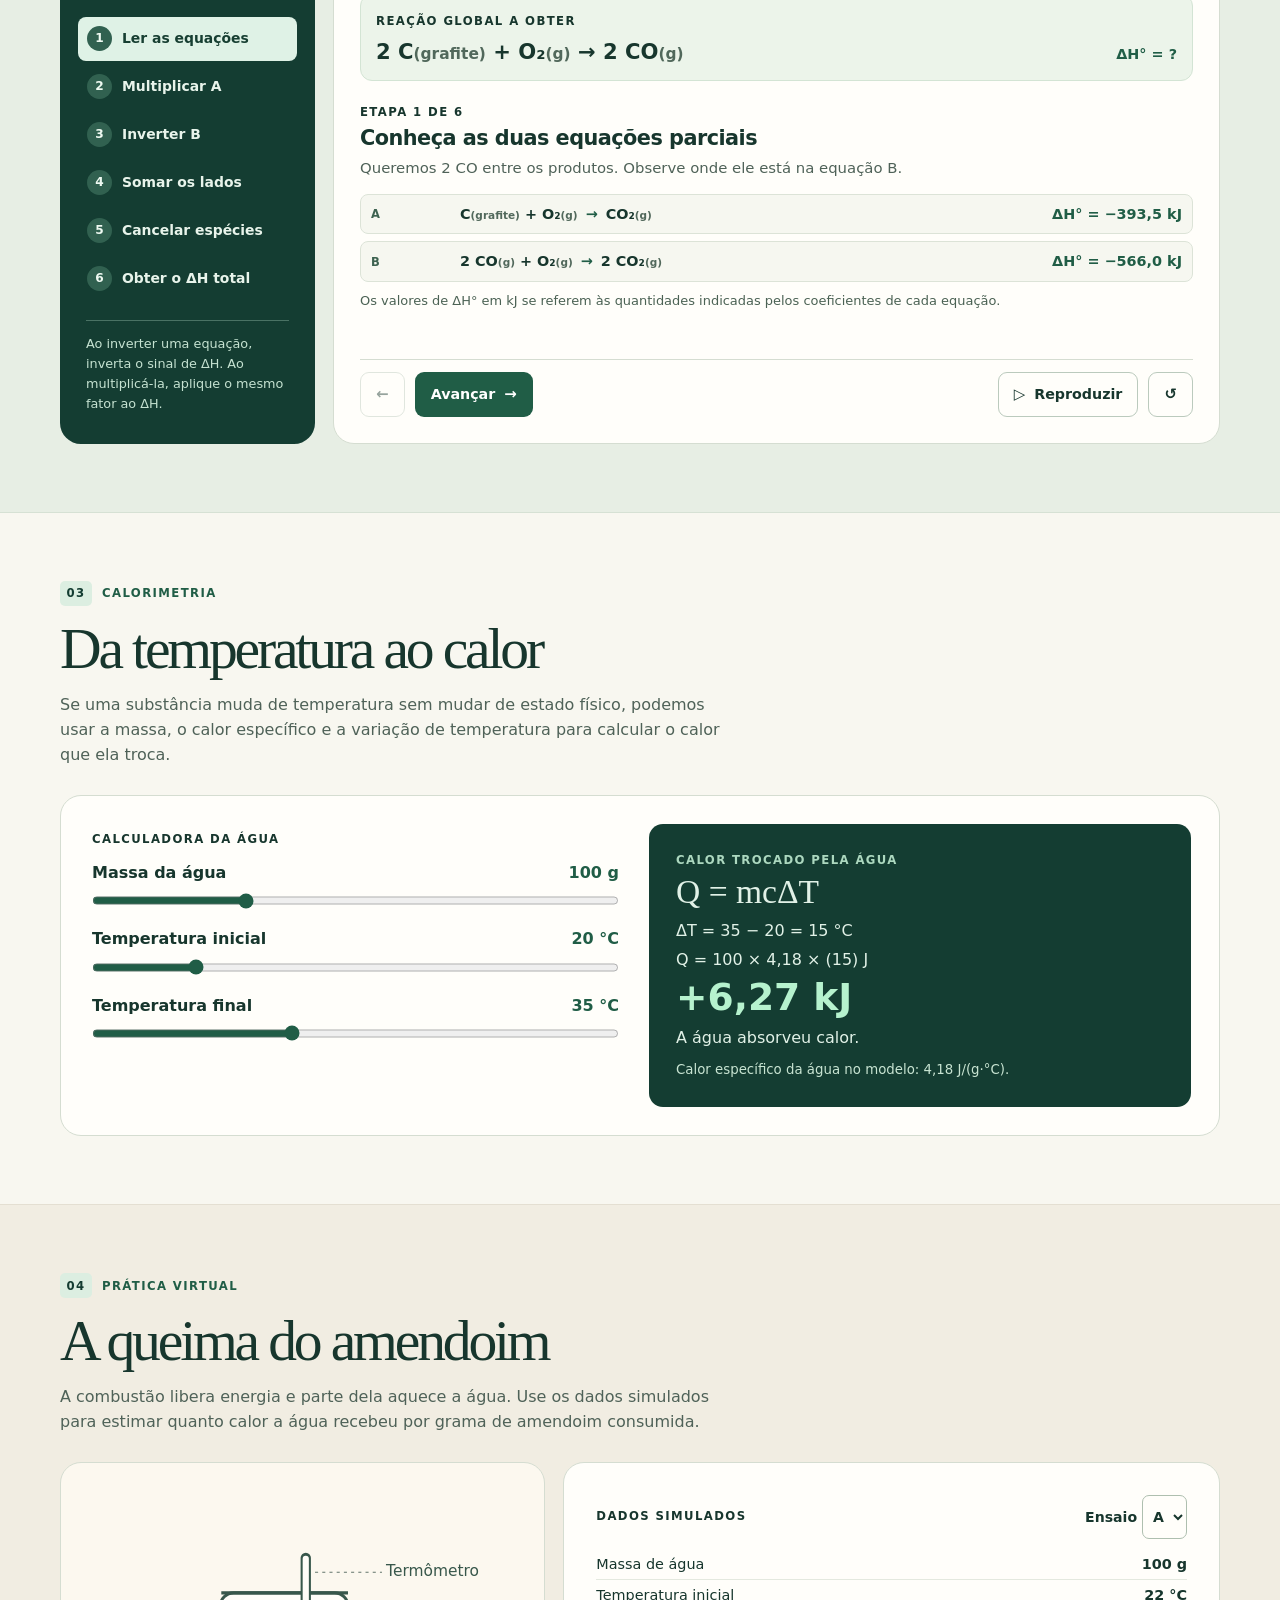
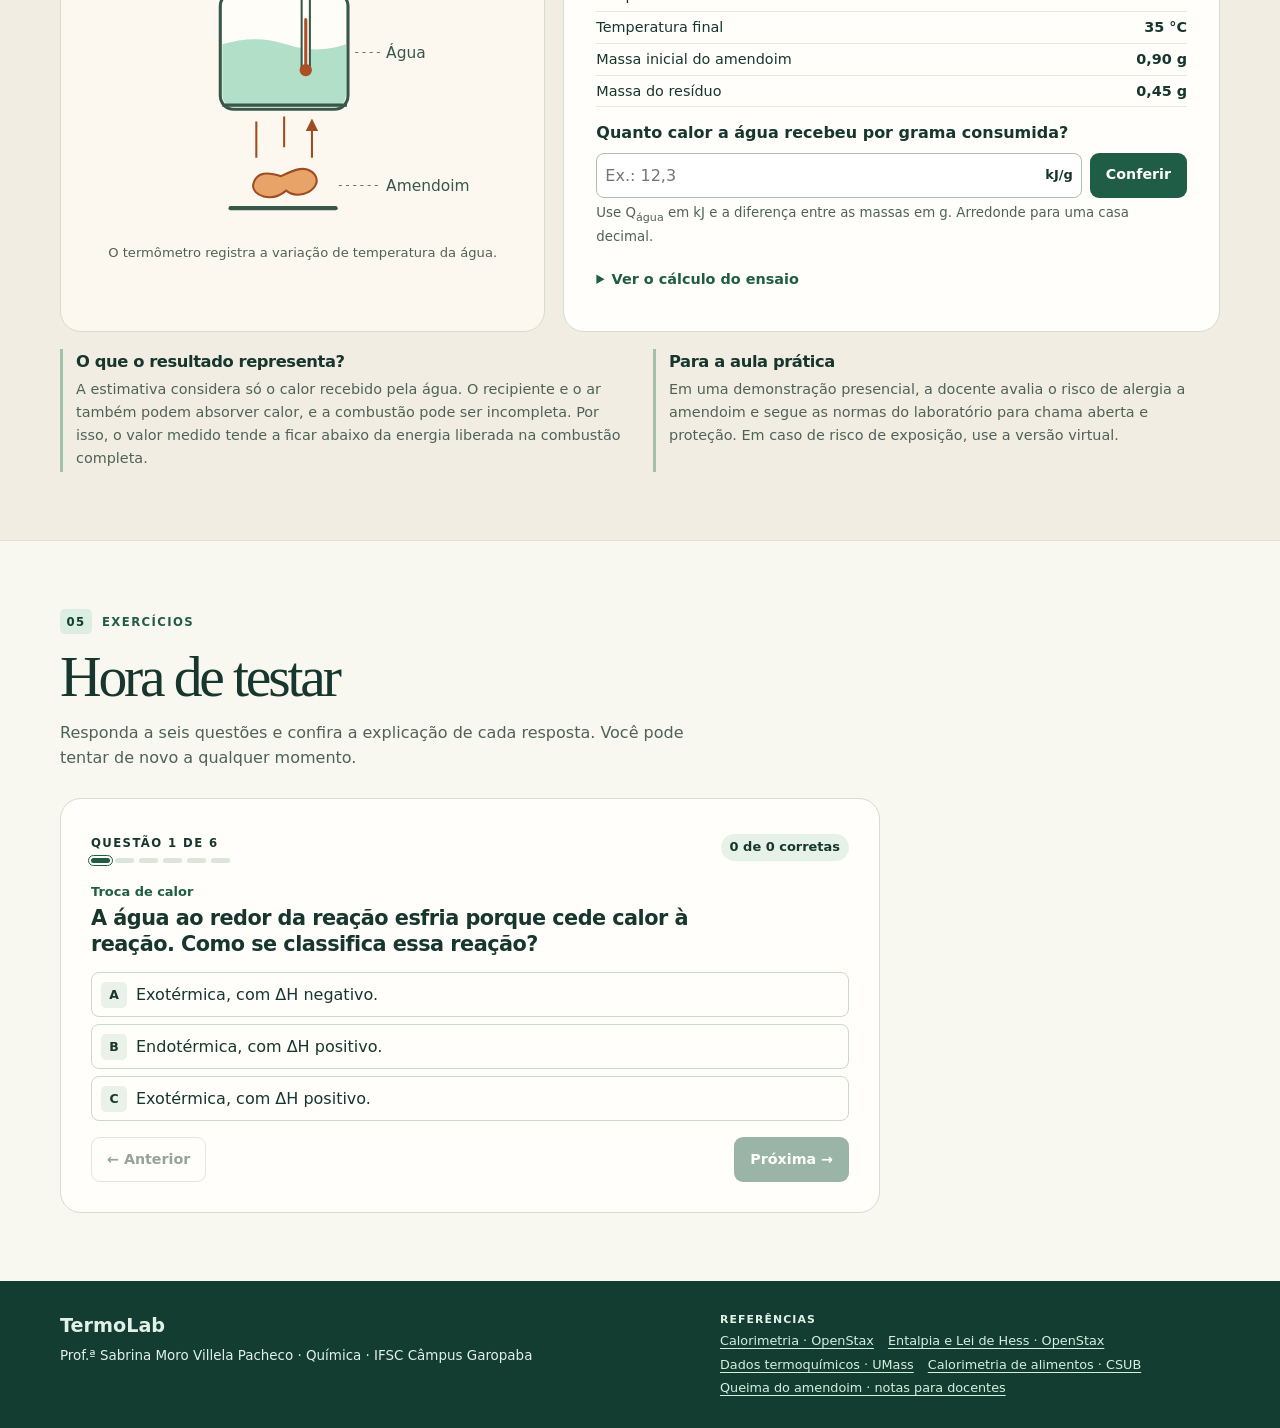
<file: quimica-2/termoquimica/termolab/index.html>
<!doctype html>
<html lang="pt-BR">
<head>
  <meta charset="utf-8">
  <meta name="viewport" content="width=device-width, initial-scale=1">
  <meta name="robots" content="noindex, nofollow">
  <meta name="description" content="Explore o calor das reações, simule a Lei de Hess e investigue a energia do amendoim.">
  <title>TermoLab · Termoquímica com Sabrina</title>
  <link rel="icon" href="marca.svg" type="image/svg+xml">
  <link rel="stylesheet" href="style.css">
  <script type="module" src="app.js"></script>
</head>
<body>
<a class="skip" href="#principal">Ir para o conteúdo</a>
<header class="site-header">
  <div class="wrap header-inner">
    <a class="brand" href="#topo"><img src="marca.svg" width="38" height="38" alt=""><span>Termo<span class="brand-accent">Lab</span><small>QUÍMICA COM SABRINA</small></span></a>
    <nav aria-label="Seções da aula">
      <a href="#conceitos">Conceitos</a><a href="#hess">Lei de Hess</a><a href="#calorimetria">Calorimetria</a><a href="#amendoim">Prática</a><a href="#exercicios">Exercícios</a>
    </nav>
  </div>
</header>
<main id="principal">
  <section class="hero wrap" id="topo" aria-labelledby="titulo">
    <div class="hero-text">
      <p class="eyebrow"><span class="dot"></span> QUÍMICA <span class="eyebrow-divider"></span> ENSINO MÉDIO</p>
      <h1 id="titulo">Termoquímica<br><em>em movimento.</em></h1>
      <p class="hero-description">Siga o calor das reações, combine equações pela Lei de Hess e investigue quanto calor a queima do amendoim transfere para a água.</p>
      <div class="hero-actions"><a class="button primary" href="#conceitos">Começar a aula <span aria-hidden="true">↘</span></a><a class="text-link" href="#hess">Abrir simulador de Hess <span aria-hidden="true">→</span></a></div>
    </div>
    <div class="hero-art">
      <div class="art-top"><span><span class="dot"></span> PERFIL DE ENTALPIA</span><span>FIG. 01</span></div>
      <svg class="hero-chart" viewBox="0 0 480 300" role="img" aria-labelledby="hero-graph-title hero-graph-desc">
        <title id="hero-graph-title">Caminhos diferentes entre os mesmos estados</title>
        <desc id="hero-graph-desc">Dois caminhos ligam reagentes de maior entalpia a produtos de menor entalpia, com o mesmo ΔH negativo.</desc>
        <defs>
          <pattern id="grid" width="25" height="25" patternUnits="userSpaceOnUse"><path d="M25 0H0V25" fill="none" stroke="#a8d1c2" stroke-opacity=".15"/></pattern>
          <linearGradient id="glow" x2="0" y2="1" gradientUnits="objectBoundingBox"><stop stop-color="#8fe2ba" stop-opacity=".2"/><stop offset="1" stop-color="#8fe2ba" stop-opacity="0"/></linearGradient>
          <marker id="tip" viewBox="0 0 8 8" refX="6" refY="4" markerWidth="6" markerHeight="6" orient="auto"><path d="M0 0L8 4 0 8Z" fill="#ffb674"/></marker>
        </defs>
        <rect x="53" y="17" width="367" height="230" fill="url(#grid)"/>
        <path d="M53 17V247H436" class="graph-axis"/>
        <path d="M72 155H117C166 155 169 50 221 50S270 207 337 207H401V247H72Z" fill="url(#glow)"/>
        <path d="M72 155H117C166 155 169 50 221 50S270 207 337 207H401" class="graph-main"/>
        <path d="M117 155C150 155 149 112 184 112C220 112 217 180 252 180C280 180 278 146 301 146C324 146 326 207 359 207" class="graph-alt"/>
        <circle cx="94" cy="155" r="5" fill="#a0ebc5"/><circle cx="381" cy="207" r="5" fill="#a0ebc5"/>
        <path d="M97 155H427M390 207H427" class="graph-guide"/>
        <path d="M426 160V203" stroke="#ffb674" stroke-width="2" marker-end="url(#tip)"/>
        <text x="436" y="188" class="graph-delta">ΔH</text>
        <text x="72" y="141">Reagentes</text><text x="347" y="229">Produtos</text>
        <text x="20" y="93" transform="rotate(-90 20 93)">Entalpia</text>
        <text x="244" y="277">Progresso da reação</text>
      </svg>
      <div class="art-bottom"><span><i></i> Caminho direto</span><span><i></i> Caminho em etapas</span></div>
    </div>
  </section>

  <section class="section wrap" id="conceitos" aria-labelledby="conceitos-titulo">
    <div class="section-heading">
      <p class="eyebrow"><span class="index">01</span> CONCEITOS</p>
      <h2 id="conceitos-titulo">Para onde vai o calor?</h2>
      <p>A reação é o <strong>sistema</strong>. Tudo o que troca calor com ela, como o ar ou a água ao redor, faz parte da <strong>vizinhança</strong>.</p>
    </div>
    <div class="concept-grid">
      <article class="panel concept-copy">
        <div class="segmented" role="group" aria-label="Tipo de reação">
          <button type="button" data-profile="exo" aria-pressed="true">Exotérmica</button>
          <button type="button" data-profile="endo" aria-pressed="false">Endotérmica</button>
        </div>
        <div id="profile-copy" aria-live="polite"></div>
        <div class="formula-note"><span class="tiny-label">VARIAÇÃO DE ENTALPIA</span><strong>ΔH = H<sub>produtos</sub> − H<sub>reagentes</sub></strong><p>A entalpia (H) é uma propriedade do sistema. A pressão constante, quando só há trabalho de expansão ou compressão, ΔH é igual ao calor trocado pelo sistema.</p></div>
      </article>
      <figure class="panel profile-figure">
        <svg id="profile-svg" viewBox="0 0 460 260" role="img" aria-labelledby="profile-title profile-desc">
          <title id="profile-title">Perfil de entalpia</title><desc id="profile-desc"></desc>
          <defs><marker id="profile-tip" viewBox="0 0 8 8" refX="6" refY="4" markerWidth="6" markerHeight="6" orient="auto"><path d="M0 0L8 4 0 8Z" fill="#9e4c21"/></marker></defs>
          <path d="M53 22V219H428" class="profile-axis"/>
          <text x="21" y="88" transform="rotate(-90 21 88)">Entalpia</text><text x="254" y="245">Progresso da reação</text>
          <path id="profile-curve" fill="none" stroke-width="4" stroke-linecap="round"/>
          <path id="profile-guide" class="profile-guide"/>
          <path id="profile-arrow" fill="none" stroke="#9e4c21" stroke-width="2" marker-end="url(#profile-tip)"/>
          <text id="profile-reactants" x="65">Reagentes</text><text id="profile-products" x="314">Produtos</text>
          <text id="profile-delta" x="384" y="150">ΔH</text>
        </svg>
        <figcaption>O sinal de ΔH vem da diferença entre os níveis inicial e final.</figcaption>
      </figure>
    </div>
  </section>

  <section class="section hess-section" id="hess" aria-labelledby="hess-titulo">
    <div class="wrap">
      <div class="section-heading hess-heading">
        <p class="eyebrow"><span class="index">02</span> SIMULADOR INTERATIVO</p>
        <h2 id="hess-titulo">Lei de Hess</h2>
        <p>A variação de entalpia depende dos estados inicial e final. Se somarmos equações para obter a reação global, somamos também os ΔH correspondentes.</p>
      </div>
      <div class="hess-layout">
        <aside class="hess-rail" aria-label="Etapas da demonstração">
          <p class="tiny-label">PASSO A PASSO</p>
          <ol class="step-list" id="hess-steps"></ol>
          <p class="rail-note">Ao inverter uma equação, inverta o sinal de ΔH. Ao multiplicá-la, aplique o mesmo fator ao ΔH.</p>
        </aside>
        <article class="hess-board panel">
          <div class="target"><span class="tiny-label">REAÇÃO GLOBAL A OBTER</span><div class="target-line"><strong class="chemical">2 C<small>(grafite)</small> + O₂<small>(g)</small> → 2 CO<small>(g)</small></strong><span id="target-heat" class="target-heat">ΔH° = ?</span></div></div>
          <div class="hess-stage" id="hess-stage" aria-live="polite" aria-atomic="true"></div>
          <div class="hess-controls">
            <div class="manual-controls"><button type="button" class="button outline" id="hess-prev" aria-label="Etapa anterior"><span aria-hidden="true">←</span></button><button type="button" class="button primary" id="hess-next">Avançar <span aria-hidden="true">→</span></button></div>
            <div class="play-controls"><button type="button" class="button outline" id="hess-play" aria-label="Reproduzir etapas"><span aria-hidden="true">▷</span> Reproduzir</button><button type="button" class="button outline" id="hess-reset" aria-label="Reiniciar demonstração" title="Reiniciar"><span aria-hidden="true">↺</span></button></div>
          </div>
        </article>
      </div>
    </div>
  </section>

  <section class="section wrap" id="calorimetria" aria-labelledby="calor-titulo">
    <div class="section-heading">
      <p class="eyebrow"><span class="index">03</span> CALORIMETRIA</p>
      <h2 id="calor-titulo">Da temperatura ao calor</h2>
      <p>Se uma substância muda de temperatura sem mudar de estado físico, podemos usar a massa, o calor específico e a variação de temperatura para calcular o calor que ela troca.</p>
    </div>
    <article class="panel calor-grid" aria-label="Calculadora de calorimetria da água">
      <div class="calor-inputs">
        <p class="tiny-label">CALCULADORA DA ÁGUA</p>
        <label for="water-mass">Massa da água <output id="water-mass-label" for="water-mass">100 g</output></label>
        <input type="range" id="water-mass" min="20" max="300" step="5" value="100">
        <label for="temp-start">Temperatura inicial <output id="temp-start-label" for="temp-start">20 °C</output></label>
        <input type="range" id="temp-start" min="5" max="85" value="20">
        <label for="temp-end">Temperatura final <output id="temp-end-label" for="temp-end">35 °C</output></label>
        <input type="range" id="temp-end" min="5" max="85" value="35">
      </div>
      <div class="calor-result">
        <span class="tiny-label">CALOR TROCADO PELA ÁGUA</span>
        <strong class="big-formula">Q = mcΔT</strong>
        <div class="formula-line" id="calor-steps">ΔT = 35 − 20 = 15 °C</div>
        <div class="formula-line" id="calor-substitution">Q = 100 × 4,18 × 15</div>
        <output class="calor-value" id="calor-value" for="water-mass temp-start temp-end">+6,27 kJ</output>
        <p id="calor-sense">A água absorveu calor.</p>
        <small>Calor específico da água no modelo: 4,18 J/(g·°C).</small>
      </div>
    </article>
  </section>

  <section class="section peanut-section" id="amendoim" aria-labelledby="amendoim-titulo">
    <div class="wrap">
      <div class="section-heading">
        <p class="eyebrow"><span class="index">04</span> PRÁTICA VIRTUAL</p>
        <h2 id="amendoim-titulo">A queima do amendoim</h2>
        <p>A combustão libera energia e parte dela aquece a água. Use os dados simulados para estimar quanto calor a água recebeu por grama de amendoim consumida.</p>
      </div>
      <div class="peanut-grid">
        <figure class="panel apparatus">
          <svg viewBox="0 0 360 300" role="img" aria-labelledby="apparatus-title apparatus-desc">
            <title id="apparatus-title">Esquema do experimento de calorimetria</title><desc id="apparatus-desc">O amendoim está abaixo de um recipiente com água. Setas indicam o calor que sobe até a água e um termômetro mede sua temperatura.</desc>
            <defs><marker id="heat-tip" viewBox="0 0 8 8" refX="6" refY="4" markerWidth="6" markerHeight="6" orient="auto"><path d="M0 0L8 4 0 8Z" fill="#9e4c21"/></marker></defs>
            <rect x="100" y="62" width="124" height="113" rx="13" fill="#fffdf8" stroke="#38574b" stroke-width="3"/>
            <path d="M102 112Q134 102 164 112T222 112V160Q222 173 208 173H116Q102 173 102 160Z" fill="#b2dfc7"/>
            <path d="M101 62H224M102 171H223" stroke="#38574b" stroke-width="3"/>
            <path d="M183 28V137" stroke="#38574b" stroke-width="10" stroke-linecap="round"/><path d="M183 29V135" stroke="#fffdf8" stroke-width="6" stroke-linecap="round"/><path d="M183 88V135" stroke="#ac4f25" stroke-width="3" stroke-linecap="round"/><circle cx="183" cy="137" r="6" fill="#ac4f25"/>
            <path d="M231 120H257M192 42H257M215 249H257" stroke="#63766c" stroke-dasharray="3 4"/>
            <text x="261" y="46">Termômetro</text><text x="261" y="125">Água</text><text x="261" y="254">Amendoim</text>
            <path class="heat-arrow" d="M135 222V187M162 212V182M189 222V187" fill="none" stroke="#9e4c21" stroke-width="2" marker-end="url(#heat-tip)"/>
            <path d="M164 254C150 266 130 259 132 248C135 235 147 236 159 240C171 234 184 228 192 239C200 251 177 265 164 254Z" fill="#e8a369" stroke="#9e4c21" stroke-width="2"/>
            <path d="M110 271H212" stroke="#38574b" stroke-width="4" stroke-linecap="round"/>
          </svg>
          <figcaption>O termômetro registra a variação de temperatura da água.</figcaption>
        </figure>
        <article class="panel trial-card">
          <div class="trial-top"><span class="tiny-label">DADOS SIMULADOS</span><label for="trial">Ensaio <select id="trial"><option value="0">A</option><option value="1">B</option><option value="2">C</option></select></label></div>
          <dl class="measurements" id="measurements"></dl>
          <form id="trial-form">
            <label for="trial-answer">Quanto calor a água recebeu por grama consumida?</label>
            <div class="trial-answer"><div class="unit-input"><input id="trial-answer" type="text" inputmode="decimal" required placeholder="Ex.: 12,3" autocomplete="off" aria-describedby="trial-hint"><span>kJ/g</span></div><button type="submit" class="button primary">Conferir</button></div>
            <small id="trial-hint">Use Q<sub>água</sub> em kJ e a diferença entre as massas em g. Arredonde para uma casa decimal.</small>
          </form>
          <div class="feedback" id="trial-feedback" role="status" hidden></div>
          <details id="trial-details"><summary>Ver o cálculo do ensaio</summary><p id="trial-solution"></p></details>
        </article>
      </div>
      <div class="practice-notes">
        <div><h3>O que o resultado representa?</h3><p>A estimativa considera só o calor recebido pela água. O recipiente e o ar também podem absorver calor, e a combustão pode ser incompleta. Por isso, o valor medido tende a ficar abaixo da energia liberada na combustão completa.</p></div>
        <div><h3>Para a aula prática</h3><p>Em uma demonstração presencial, a docente avalia o risco de alergia a amendoim e segue as normas do laboratório para chama aberta e proteção. Em caso de risco de exposição, use a versão virtual.</p></div>
      </div>
    </div>
  </section>

  <section class="section wrap" id="exercicios" aria-labelledby="exercicios-titulo">
    <div class="section-heading">
      <p class="eyebrow"><span class="index">05</span> EXERCÍCIOS</p>
      <h2 id="exercicios-titulo">Hora de testar</h2>
      <p>Responda a seis questões e confira a explicação de cada resposta. Você pode tentar de novo a qualquer momento.</p>
    </div>
    <article class="panel quiz-panel">
      <div class="quiz-header"><div><span class="tiny-label" id="quiz-counter">QUESTÃO 1 DE 6</span><div id="quiz-progress" class="quiz-progress" aria-label="Progresso"></div></div><span id="quiz-score" class="score" aria-live="polite"></span></div>
      <div id="quiz-content"></div>
      <div id="quiz-feedback" class="feedback" role="status" hidden></div>
      <div id="quiz-controls" class="quiz-controls"><button type="button" class="button outline" id="quiz-prev">← Anterior</button><button type="button" class="button primary" id="quiz-next">Próxima →</button></div>
      <button type="button" class="button primary" id="quiz-reset" hidden>Refazer exercícios ↺</button>
    </article>
  </section>
</main>
<footer class="site-footer">
  <div class="wrap footer-inner">
    <div><strong>TermoLab</strong><p>Prof.ª Sabrina Moro Villela Pacheco · Química · IFSC Câmpus Garopaba</p></div>
    <div class="sources"><span>REFERÊNCIAS</span><a href="https://openstax.org/books/chemistry-2e/pages/5-2-calorimetry">Calorimetria · OpenStax</a><a href="https://openstax.org/books/chemistry-2e/pages/5-3-enthalpy">Entalpia e Lei de Hess · OpenStax</a><a href="https://owl.oit.umass.edu/departments/ChemistryUpperLevel/appendix/pchemowlbook/thermodynamic.html">Dados termoquímicos · UMass</a><a href="https://www.csub.edu/chemistry/_files/Burn_Peanuts_Burn_readyAO.pdf">Calorimetria de alimentos · CSUB</a><a href="https://www.chymist.com/Energy%20of%20a%20peanut%20teacher%20notes.pdf">Queima do amendoim · notas para docentes</a></div>
  </div>
</footer>
</body>
</html>
</file>
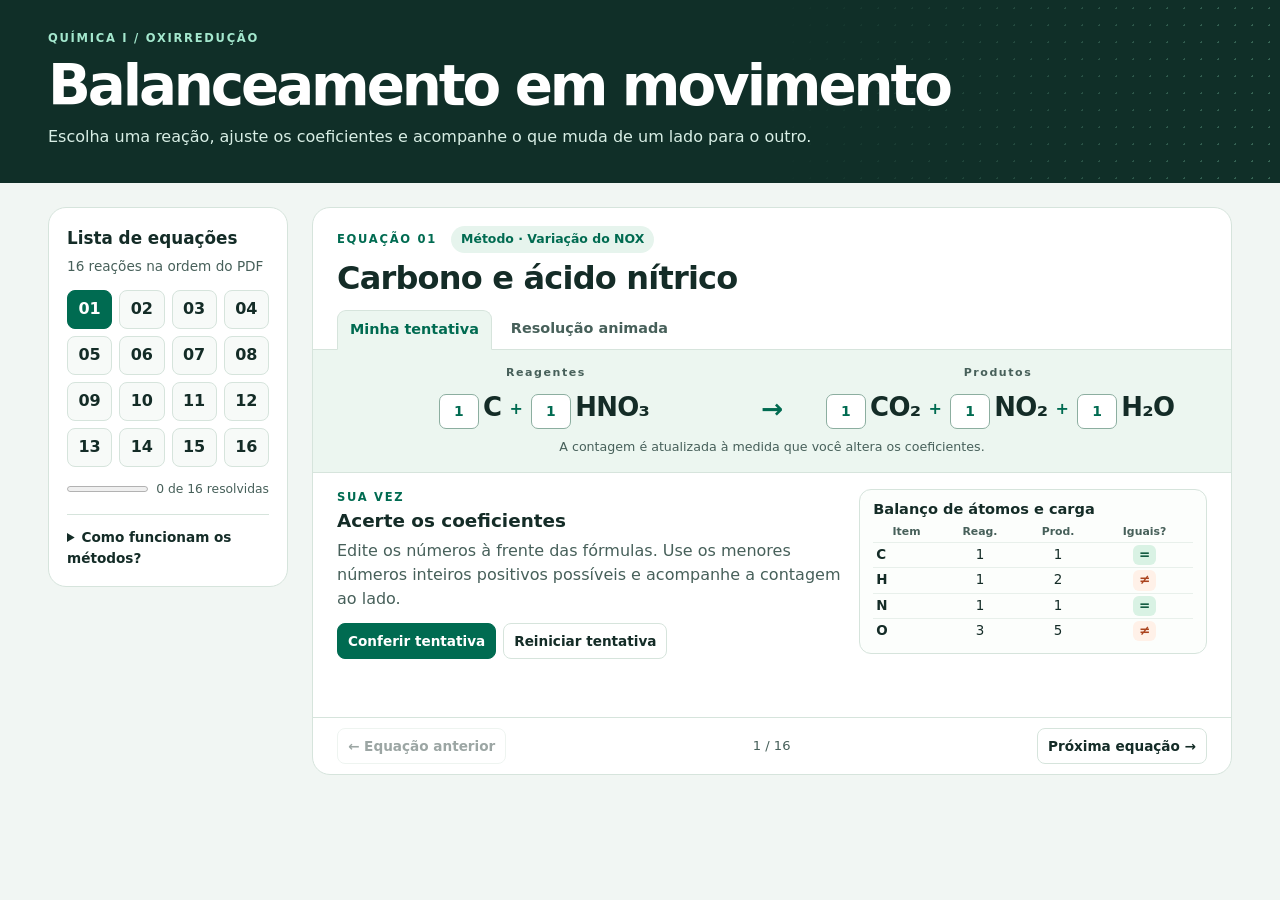
<file: quimica-1/balanceamento/Balanceamento_em_Movimento.html>
<!doctype html>
<html lang="pt-BR">
<head>
<meta charset="utf-8">
<meta name="viewport" content="width=device-width, initial-scale=1">
<meta name="color-scheme" content="light">
<title>Balanceamento em movimento · Química I</title>
<style>
:root{--ink:#142c27;--muted:#47605a;--deep:#102f28;--green:#006b51;--mint:#d9f6e8;--paper:#f1f6f3;--line:#d6e4dc;--orange:#ab441e;--pale:#fff1e8}
*{box-sizing:border-box}body{margin:0;background:var(--paper);color:var(--ink);font:16px/1.5 system-ui,-apple-system,"Segoe UI",sans-serif}button,input{font:inherit}button{cursor:pointer}button:disabled{cursor:default;opacity:.42}button:focus-visible,input:focus-visible,summary:focus-visible{outline:3px solid #168f70;outline-offset:3px}sub,sup{line-height:0}
.hero{background:var(--deep);color:white;position:relative;overflow:hidden}.hero:after{content:"";position:absolute;inset:0 0 0 60%;background-image:radial-gradient(#74b89c 1px,transparent 1px);background-size:17px 17px;mask-image:linear-gradient(90deg,transparent,#000);opacity:.4;pointer-events:none}.wrap{max-width:1240px;margin:auto;padding-inline:28px}.intro{position:relative;z-index:1;padding-block:30px 34px}.eyebrow,.kicker{font-size:.72rem;letter-spacing:.15em;text-transform:uppercase;font-weight:800}.eyebrow{color:#a4e8ce}.hero h1{font-size:clamp(2.1rem,4.4vw,3.7rem);line-height:1.05;letter-spacing:-.055em;margin:9px 0 10px}.hero p{color:#d8eee5;margin:0;font-size:1rem}.layout{display:grid;grid-template-columns:240px minmax(0,1fr);gap:24px;padding-block:24px 32px;align-items:start}.card{background:white;border:1px solid var(--line);border-radius:18px}.rail{padding:18px}.rail h2{font-size:1.05rem;margin:0 0 4px}.rail p{font-size:.85rem;color:var(--muted);margin:0 0 14px}.grid{display:grid;grid-template-columns:repeat(4,1fr);gap:7px}.grid button{border:1px solid var(--line);border-radius:8px;background:#f7faf8;color:var(--ink);min-height:39px;font-variant-numeric:tabular-nums;font-weight:650}.grid button[aria-current=true]{background:var(--green);border-color:var(--green);color:white}.grid button.done:not([aria-current=true]){background:var(--mint);border-color:#93d5bc}.meter{display:flex;align-items:center;gap:8px;margin-top:13px;font-size:.77rem;color:var(--muted)}progress{min-width:0;flex:1;accent-color:var(--green)}details{margin-top:16px;border-top:1px solid var(--line);padding-top:12px;font-size:.85rem;color:var(--muted)}summary{cursor:pointer;font-weight:700;color:var(--ink)}details p{margin:8px 0 0!important}
.main{min-width:0;overflow:hidden}.mainhead{padding:18px 24px 0}.overline{display:flex;gap:9px 14px;align-items:center;flex-wrap:wrap;color:var(--green)}.badge{font-size:.78rem;font-weight:750;border-radius:99px;padding:4px 10px;color:var(--green);background:#e6f4ed}.main h2{margin:7px 0 12px;line-height:1.15;letter-spacing:-.025em;font-size:clamp(1.4rem,3vw,2rem)}.tabs{display:flex;gap:6px}.tabs button{padding:8px 12px;border:1px solid transparent;border-radius:9px 9px 0 0;background:transparent;color:var(--muted);font-weight:750;font-size:.9rem}.tabs button[aria-pressed=true]{background:#ecf6f0;color:var(--green);border-color:var(--line);border-bottom-color:#ecf6f0;position:relative;top:1px}.stage{background:#ecf6f0;border-block:1px solid var(--line);padding:15px 24px}.labels{display:grid;grid-template-columns:1fr 1fr;text-align:center;gap:34px;color:var(--muted);font-weight:800;font-size:.69rem;letter-spacing:.14em}.equation{display:grid;grid-template-columns:1fr auto 1fr;align-items:center;gap:10px;margin:7px 0 0;text-align:center}.side{display:flex;align-items:center;justify-content:center;flex-wrap:wrap;gap:5px 8px}.term{display:inline-flex;align-items:baseline;gap:4px;white-space:nowrap;font-size:clamp(1.05rem,2.3vw,1.62rem);font-weight:730;letter-spacing:-.025em}.join,.arrow{color:var(--green);font-weight:800}.arrow{font-size:1.65rem}.term input{width:2.9em;font-size:.87rem;text-align:center;padding:6px 2px;border:1px solid #8caea0;border-radius:7px;color:var(--green);background:white;font-weight:850}.term input::-webkit-inner-spin-button{appearance:none}.coeff{color:var(--green);font-weight:900}.changed{animation:pop .54s ease both;border-radius:4px}@keyframes pop{0%{transform:scale(.72);background:#a5e8ce}62%{transform:scale(1.26);background:#a5e8ce}100%{transform:scale(1);background:transparent}}.element.focus{color:#005b45;background:#cdf0e0;border-radius:3px}.equation-state{font-size:.79rem;color:var(--muted);margin:9px 0 0;text-align:center}.body{padding:16px 24px 20px;display:grid;grid-template-columns:minmax(0,1.45fr) minmax(200px,1fr);gap:18px}.task{min-width:0}.kicker{color:var(--green)}.task h3,.counts h3{margin:4px 0 6px;line-height:1.24;font-size:1.15rem}.task p{margin:0 0 10px;color:var(--muted)}.half{border-left:3px solid #2e9978;padding:7px 10px;background:#f0f8f4;border-radius:0 7px 7px 0;font-size:1rem;font-weight:740;margin:8px 0;overflow-wrap:anywhere}.controls,.pager{display:flex;flex-wrap:wrap;gap:7px;align-items:center}.controls{margin-top:12px}.btn{border:1px solid var(--line);border-radius:8px;background:white;color:var(--ink);font-weight:750;font-size:.85rem;padding:7px 10px}.btn.primary{color:white;background:var(--green);border-color:var(--green)}.btn:hover:not(:disabled){filter:brightness(.94)}.dots{display:flex;gap:5px;margin:0 0 8px}.dots button{height:28px;width:29px;border-radius:7px;border:1px solid var(--line);background:#f6faf7;color:var(--muted);font-size:.75rem;font-weight:800}.dots button[aria-current=step]{background:var(--deep);color:white}.counts{border:1px solid var(--line);border-radius:12px;padding:10px 13px;align-self:start;background:#fcfefc}.counts h3{font-size:.91rem;margin:0 0 4px}.counts table{width:100%;border-collapse:collapse;text-align:center;font-variant-numeric:tabular-nums;font-size:.84rem}.counts th,.counts td{padding:2px 3px;border-top:1px solid #e8f0eb}.counts thead th{font-size:.68rem;color:var(--muted);border-top:0}.counts tbody th{text-align:left}.counts tbody tr.active{background:#e7f6ee}.ok,.diff{display:inline-block;border-radius:6px;padding:0 6px;font-weight:800;min-width:22px}.ok{background:#d9f2e4;color:#145c42}.diff{background:var(--pale);color:var(--orange)}.status{min-height:1.35em;margin-top:8px!important;font-size:.9rem;font-weight:700}.status.good{color:var(--green)}.status.warn{color:var(--orange)}.footer{border-top:1px solid var(--line);padding:10px 24px;justify-content:space-between}.footer span{font-size:.82rem;color:var(--muted)}
@media(max-width:830px){.layout{grid-template-columns:1fr;gap:14px}.grid{grid-template-columns:repeat(8,1fr)}.rail{padding:12px 16px}.wrap{padding-inline:16px}}
@media(max-width:550px){.mainhead,.stage,.body,.footer{padding-inline:12px}.body{grid-template-columns:1fr;gap:10px}.intro{padding-block:22px}.wrap{padding-inline:10px}.grid{gap:4px}.grid button{min-height:34px}.term{font-size:1.02rem}.equation{gap:5px}.side{gap:5px}.term input{width:2.1em}.arrow{font-size:1.25rem}.hero p{font-size:.9rem}}
@media(prefers-reduced-motion:reduce){*,*::before,*::after{animation:none!important}}
</style>
</head>
<body>
<header class="hero"><div class="wrap intro">
<div class="eyebrow">Química I / Oxirredução</div>
<h1>Balanceamento em movimento</h1>
<p>Escolha uma reação, ajuste os coeficientes e acompanhe o que muda de um lado para o outro.</p>
</div></header>
<div class="wrap layout">
<aside class="card rail" aria-label="Lista de exercícios">
<h2>Lista de equações</h2><p>16 reações na ordem do PDF</p>
<div id="list" class="grid"></div>
<div class="meter"><progress id="meter" max="16" value="0" aria-label="Exercícios concluídos no modo tentativa"></progress><span id="tally">0 de 16 resolvidas</span></div>
<details><summary>Como funcionam os métodos?</summary>
<p><strong>Variação do NOX.</strong> Iguale a quantidade de elétrons perdidos e ganhos e depois complete os demais coeficientes.</p>
<p><strong>Íon-elétron.</strong> Balanceie os átomos e a carga de cada semirreação. Iguale os elétrons, some as semirreações e cancele os termos em comum.</p>
</details>
</aside>
<main class="card main">
<div class="mainhead">
<div class="overline"><span id="number" class="kicker"></span><span id="method" class="badge"></span></div>
<h2 id="name"></h2>
<div class="tabs" aria-label="Modo de estudo">
<button type="button" id="tryTab" aria-pressed="true">Minha tentativa</button>
<button type="button" id="guideTab" aria-pressed="false">Resolução animada</button>
</div>
</div>
<section class="stage" aria-label="Equação química">
<div class="labels"><span>Reagentes</span><span>Produtos</span></div>
<div id="equation" class="equation"></div>
<div id="equationState" class="equation-state"></div>
</section>
<div class="body">
<section class="task" aria-label="Instruções e controles">
<div id="attempt">
<div class="kicker">Sua vez</div><h3>Acerte os coeficientes</h3>
<p>Edite os números à frente das fórmulas. Use os menores números inteiros positivos possíveis e acompanhe a contagem ao lado.</p>
<div class="controls"><button class="btn primary" type="button" id="check">Conferir tentativa</button><button class="btn" type="button" id="reset">Reiniciar tentativa</button></div>
<p class="status" id="feedback" role="status"></p>
</div>
<div id="guide" hidden>
<div class="dots" id="dots" aria-label="Etapas da resolução"></div>
<div id="stepText" aria-live="polite"></div>
<div class="controls"><button class="btn" type="button" id="back">← Voltar etapa</button><button class="btn primary" type="button" id="next">Avançar etapa →</button><button class="btn" type="button" id="play">▶ Reproduzir</button></div>
</div>
</section>
<section class="counts" aria-label="Conferência de átomos e carga"><h3>Balanço de átomos e carga</h3><table>
<thead><tr><th scope="col">Item</th><th scope="col">Reag.</th><th scope="col">Prod.</th><th scope="col">Iguais?</th></tr></thead>
<tbody id="counts"></tbody>
</table></section>
</div>
<div class="pager footer"><button class="btn" type="button" id="previousReaction">← Equação anterior</button><span id="pageCount"></span><button class="btn" type="button" id="nextReaction">Próxima equação →</button></div>
</main>
</div>
<script>
const reactions = [
{
  name:"Carbono e ácido nítrico", equation:"C + HNO3 → CO2 + NO2 + H2O",
  method:"Variação do NOX", answer:[1,4,1,4,2],
  steps:[
    ["C N","Identifique quem perde e quem ganha elétrons","O C vai de 0 a +4 no CO2 e perde 4 e⁻. O N vai de +5 no HNO3 a +4 no NO2 e ganha 1 e⁻ por átomo."],
    ["C N","Iguale a perda e o ganho","Para cada C oxidado, 4 átomos de N são reduzidos. Coloque 4 em HNO3 e em NO2.",[1,4,1,4,1]],
    ["H O","Ajuste a água","Os 4 H dos reagentes pedem 2 H2O. Confira os 12 átomos de O em cada lado.",[1,4,1,4,2]]
  ]
},{
  name:"Bismutato e peróxido", equation:"NaBiO3 + H2O2 + H2SO4 → Na2SO4 + Bi2(SO4)3 + H2O + O2",
  method:"Variação do NOX", answer:[2,2,4,1,1,6,2],
  steps:[
    ["Bi O","Compare o bismuto e o oxigênio do peróxido","O Bi vai de +5 a +3 e ganha 2 e⁻. Os dois O do H2O2 que formam O2 vão de −1 a 0 e, juntos, perdem 2 e⁻."],
    ["Bi Na O","Use a razão de 1 para 1","Um NaBiO3 corresponde a um H2O2. Como Bi2(SO4)3 contém dois Bi, use 2 NaBiO3 e 2 H2O2. Isso forma também 1 Na2SO4 e 2 O2.",[2,2,1,1,1,1,2]],
    ["S H","Complete sulfato e água","Os sais somam 4 grupos sulfato, então use 4 H2SO4. Os 12 H dos reagentes formam 6 H2O.",[2,2,4,1,1,6,2]]
  ]
},{
  name:"Permanganato e ácido oxálico", equation:"KMnO4 + H2C2O4 + H2SO4 → K2SO4 + MnSO4 + H2O + CO2",
  method:"Variação do NOX", answer:[2,5,3,1,2,8,10],
  steps:[
    ["Mn C","Compare as variações de NOX","O Mn vai de +7 a +2 e ganha 5 e⁻. Cada C vai de +3 a +4 e perde 1 e⁻. Como há dois C em H2C2O4, cada molécula perde 2 e⁻."],
    ["Mn C K","Iguale em 10 elétrons","Use 2 KMnO4 e 5 H2C2O4. São 2 Mn, 10 C e 2 K, que dão 2 MnSO4, 10 CO2 e 1 K2SO4.",[2,5,1,1,2,1,10]],
    ["S H","Acerte os sulfatos e a água","Os produtos têm 3 grupos sulfato. Use 3 H2SO4. Os reagentes passam a ter 16 H, o que pede 8 H2O.",[2,5,3,1,2,8,10]]
  ]
},{
  name:"Cromo e iodato em meio básico", equation:"Cr(OH)3 + IO3^- + OH^- → CrO4^2- + I^- + H2O",
  method:"Íon-elétron · meio básico", answer:[2,1,4,2,1,5],
  steps:[
    ["Cr","Escreva a semirreação de oxidação","Cr passa de +3 a +6. Balanceie O e H com OH^- e H2O, e a carga com 3 e⁻ nos produtos.",null,["Cr(OH)3 + 5 OH^- → CrO4^2- + 4 H2O + 3 e^-"]],
    ["I","Escreva a semirreação de redução","I passa de +5 a −1 e recebe 6 e⁻. Em meio básico, use água nos reagentes e OH^- nos produtos.",null,["IO3^- + 3 H2O + 6 e^- → I^- + 6 OH^-"]],
    ["Cr I H O","Multiplique, some e simplifique","Multiplique a oxidação por 2 e some. Cancele os 6 e⁻. Dos 10 OH^- à esquerda e 6 à direita, sobram 4 à esquerda. Das 8 H2O à direita e 3 à esquerda, sobram 5 à direita.",[2,1,4,2,1,5]]
  ]
},{
  name:"Sulfeto de mercúrio e ácido nítrico", equation:"HgS + HNO3 → Hg(NO3)2 + S + NO + H2O",
  method:"Variação do NOX", answer:[3,8,3,3,2,4],
  steps:[
    ["S N","Identifique as mudanças de NOX","O S vai de −2 a 0 e perde 2 e⁻. O N que forma NO vai de +5 a +2 e ganha 3 e⁻. Hg permanece em +2."],
    ["S N Hg","Iguale em 6 elétrons","Use 3 HgS e forme 3 S, 3 Hg(NO3)2 e 2 NO. Agora conte separadamente o N do sal e o N do NO.",[3,1,3,3,2,1]],
    ["N H","Conte todo o nitrogênio","Há 6 N no sal e 2 N no NO. Use 8 HNO3 e complete com 4 H2O para conservar os 8 H.",[3,8,3,3,2,4]]
  ]
},{
  name:"Permanganato e ferro(II)", equation:"MnO4^- + Fe^2+ + H^+ → Mn^2+ + Fe^3+ + H2O",
  method:"Íon-elétron · meio ácido", answer:[1,5,8,1,5,4],
  steps:[
    ["Mn O H","Balanceie a redução do permanganato","Os 4 O pedem 4 H2O nos produtos. Use 8 H^+ nos reagentes e 5 e⁻ para acertar a carga.",null,["MnO4^- + 8 H^+ + 5 e^- → Mn^2+ + 4 H2O"]],
    ["Fe","Balanceie a oxidação do ferro","Cada Fe(II) perde 1 e⁻. Multiplique a semirreação do Fe por 5 para igualar os elétrons.",null,["Fe^2+ → Fe^3+ + e^-"]],
    ["Fe Mn","Some e cancele os elétrons","Some a redução com 5 vezes a oxidação. Os 5 e⁻ desaparecem da soma. A carga total é +17 nos dois lados.",[1,5,8,1,5,4]]
  ]
},{
  name:"Dióxido de manganês e HBr", equation:"MnO2 + HBr → MnBr2 + Br2 + H2O",
  method:"Variação do NOX", answer:[1,4,1,1,2],
  steps:[
    ["Mn Br","Acompanhe a transferência de elétrons","Mn vai de +4 a +2 e ganha 2 e⁻. Cada Br que passa de −1 a 0 perde 1 e⁻. Dois desses Br formam 1 Br2."],
    ["Br","Conte os bromos que mantêm o NOX","Mais 2 Br permanecem em −1 no MnBr2. Ao todo são 4 Br nos produtos, então use 4 HBr.",[1,4,1,1,1]],
    ["H O","Complete com água","Os 4 H dos reagentes formam 2 H2O. Essas duas águas também conservam os 2 O de MnO2.",[1,4,1,1,2]]
  ]
},{
  name:"Dicromato e ácido oxálico", equation:"Cr2O7^2- + H2C2O4 + H^+ → Cr^3+ + CO2 + H2O",
  method:"Íon-elétron · meio ácido", answer:[1,3,8,2,6,7],
  steps:[
    ["Cr O H","Balanceie a redução do dicromato","Use 2 Cr^3+ e 7 H2O nos produtos. Adicione 14 H^+ e 6 e⁻ nos reagentes.",null,["Cr2O7^2- + 14 H^+ + 6 e^- → 2 Cr^3+ + 7 H2O"]],
    ["C H","Balanceie a oxidação do ácido oxálico","Os 2 C formam 2 CO2. Os 2 H saem como 2 H^+ e a perda de elétrons aparece nos produtos.",null,["H2C2O4 → 2 CO2 + 2 H^+ + 2 e^-"]],
    ["Cr C H","Multiplique, some e simplifique","Multiplique a oxidação por 3. Cancele 6 e⁻ e subtraia 6 H^+ de cada lado. Sobram 8 H^+ nos reagentes.",[1,3,8,2,6,7]]
  ]
},{
  name:"Bromo em meio básico", equation:"Br2 + NaOH → NaBr + NaBrO3 + H2O",
  method:"Variação do NOX · desproporcionamento", answer:[3,6,5,1,3],
  steps:[
    ["Br","Encontre os dois destinos do bromo","No Br2, o NOX é 0. No NaBr, vai a −1 e ganha 1 e⁻ por átomo. No NaBrO3, vai a +5 e perde 5 e⁻ por átomo."],
    ["Br","Combine cinco reduções e uma oxidação","Para cada Br oxidado, 5 são reduzidos. São 6 átomos de Br, então use 3 Br2 e forme 5 NaBr e 1 NaBrO3.",[3,1,5,1,1]],
    ["Na H O","Ajuste a base e a água","Os sais têm 6 Na. Coloque 6 NaOH e use 3 H2O para conservar os 6 H.",[3,6,5,1,3]]
  ]
},{
  name:"Permanganato e sulfito", equation:"MnO4^- + SO3^2- + H^+ → Mn^2+ + SO4^2- + H2O",
  method:"Íon-elétron · meio ácido", answer:[2,5,6,2,5,3],
  steps:[
    ["Mn","Balanceie a redução do manganês","O Mn ganha 5 e⁻. Complete os 4 O com 4 H2O e use 8 H^+ nos reagentes.",null,["MnO4^- + 8 H^+ + 5 e^- → Mn^2+ + 4 H2O"]],
    ["S","Balanceie a oxidação do sulfito","Use H2O para fornecer o O que falta. Coloque 2 H^+ e 2 e⁻ nos produtos.",null,["SO3^2- + H2O → SO4^2- + 2 H^+ + 2 e^-"]],
    ["Mn S H O","Iguale em 10 elétrons e some","Multiplique a redução por 2 e a oxidação por 5. Cancele 10 e⁻, 10 H^+ e 5 H2O comuns. Sobram 6 H^+ à esquerda e 3 H2O à direita.",[2,5,6,2,5,3]]
  ]
},{
  name:"Cromo(III) e dióxido de manganês", equation:"Cr^3+ + MnO2 + OH^- → CrO4^2- + Mn^2+ + H2O",
  method:"Íon-elétron · meio básico", answer:[2,3,4,2,3,2],
  steps:[
    ["Cr","Balanceie a oxidação do cromo","O Cr vai de +3 a +6. Em meio básico, use 8 OH^- e libere 3 e⁻.",null,["Cr^3+ + 8 OH^- → CrO4^2- + 4 H2O + 3 e^-"]],
    ["Mn","Balanceie a redução do manganês","O Mn vai de +4 a +2 e ganha 2 e⁻. Use H2O à esquerda e OH^- à direita.",null,["MnO2 + 2 H2O + 2 e^- → Mn^2+ + 4 OH^-"]],
    ["Cr Mn H O","Iguale em 6 elétrons e some","Multiplique a oxidação por 2 e a redução por 3. Cancele 6 e⁻, 12 OH^- e 6 H2O comuns. Sobram 4 OH^- à esquerda e 2 H2O à direita.",[2,3,4,2,3,2]]
  ]
},{
  name:"Cobalto(II) e hipobromito", equation:"Co^2+ + BrO^- + H^+ → Co^3+ + Br2 + H2O",
  method:"Íon-elétron · meio ácido", answer:[2,2,4,2,1,2],
  steps:[
    ["Br O H","Balanceie a redução do hipobromito","Use 2 BrO^- para formar 1 Br2. Cada Br vai de +1 a 0, então entram 2 e⁻ ao todo. Complete O e H com água e H^+.",null,["2 BrO^- + 4 H^+ + 2 e^- → Br2 + 2 H2O"]],
    ["Co","Balanceie a oxidação do cobalto","Cada Co(II) perde 1 e⁻. São necessários 2 Co(II) para fornecer os 2 e⁻.",null,["Co^2+ → Co^3+ + e^-"]],
    ["Br Co","Some as semirreações","Some a redução com 2 vezes a oxidação e cancele 2 e⁻. A carga total é +6 de cada lado.",[2,2,4,2,1,2]]
  ]
},{
  name:"Cobre e ácido nítrico · formação de NO", equation:"Cu + HNO3 → Cu(NO3)2 + NO + H2O",
  method:"Variação do NOX", answer:[3,8,3,2,4],
  steps:[
    ["Cu N","Compare o cobre e o nitrogênio","Cu vai de 0 a +2 e perde 2 e⁻. O N que forma NO vai de +5 a +2 e ganha 3 e⁻."],
    ["Cu N","Iguale em 6 elétrons","Use 3 Cu e forme 2 NO. Os 3 Cu formam 3 Cu(NO3)2, que contêm 6 N além dos 2 N do NO.",[3,1,3,2,1]],
    ["N H","Complete o ácido e a água","Os 8 N dos produtos pedem 8 HNO3. Os 8 H dos reagentes pedem 4 H2O.",[3,8,3,2,4]]
  ]
},{
  name:"Cobre e ácido nítrico · formação de NO₂", equation:"Cu + HNO3 → Cu(NO3)2 + NO2 + H2O",
  method:"Variação do NOX", answer:[1,4,1,2,2],
  steps:[
    ["Cu N","Compare o cobre e o nitrogênio","Cu vai de 0 a +2 e perde 2 e⁻. O N que forma NO2 vai de +5 a +4 e ganha 1 e⁻."],
    ["Cu N","Iguale em 2 elétrons","Para 1 Cu, forme 2 NO2. O Cu(NO3)2 formado contém mais 2 N, que permanecem com NOX +5.",[1,1,1,2,1]],
    ["N H","Complete o ácido e a água","Os produtos têm 4 N ao todo, então use 4 HNO3. Complete os 4 H com 2 H2O.",[1,4,1,2,2]]
  ]
},{
  name:"Arsenato e zinco", equation:"AsO4^3- + Zn + H^+ → Zn^2+ + AsH3 + H2O",
  method:"Íon-elétron · meio ácido", answer:[1,4,11,4,1,4],
  steps:[
    ["As O H","Balanceie a redução do arsênio","As vai de +5 a −3 e ganha 8 e⁻. Use 4 H2O nos produtos. Com os 3 H de AsH3, são 11 H^+ nos reagentes.",null,["AsO4^3- + 11 H^+ + 8 e^- → AsH3 + 4 H2O"]],
    ["Zn","Balanceie a oxidação do zinco","Cada Zn perde 2 e⁻. Multiplique a oxidação por 4 para fornecer 8 e⁻.",null,["Zn → Zn^2+ + 2 e^-"]],
    ["As Zn","Some e confira a carga","Cancele 8 e⁻. A carga dos reagentes é −3 + 11 = +8 e a dos produtos é 4 × (+2) = +8.",[1,4,11,4,1,4]]
  ]
},{
  name:"Sulfeto de prata e alumínio", equation:"Ag2S + Al + NaOH + H2O → Ag + H2S + NaAlO2",
  method:"Variação do NOX", answer:[3,2,2,2,6,3,2],
  steps:[
    ["Ag Al","Encontre quem perde e quem ganha","Cada Ag vai de +1 a 0 e ganha 1 e⁻. São dois Ag em Ag2S. Cada Al vai de 0 a +3 e perde 3 e⁻."],
    ["Ag Al S","Iguale em 6 elétrons","Use 3 Ag2S e 2 Al. Isso fornece 6 Ag, 3 H2S e 2 NaAlO2.",[3,2,1,1,6,3,2]],
    ["Na O H","Complete com base e água","Use 2 NaOH para fornecer os 2 Na. Os produtos têm 4 O. Como 2 vêm do NaOH, acrescente 2 H2O. O total de H também fica igual a 6.",[3,2,2,2,6,3,2]]
  ]
}
];
const el = id => document.getElementById(id);
const subDigits = "₀₁₂₃₄₅₆₇₈₉";
const superDigits = "⁰¹²³⁴⁵⁶⁷⁸⁹";
const pretty = raw => raw
  .replace(/\^([0-9]*)([+-])/g, (_, magnitude, sign) =>
    magnitude.replace(/\d/g, n => superDigits[n]) + (sign === "+" ? "⁺" : "⁻"))
  .replace(/(?<=[A-Za-z)\d])\d+/g, digits => digits.replace(/\d/g, n => subDigits[n]));

function parseSpecies(raw) {
  const [formula, charge = ""] = raw.split("^");
  const tokens = formula.match(/[A-Z][a-z]?|\d+|[()]|e/g);
  const stack = [{}];
  for (let i = 0; i < tokens.length; i++) {
    const token = tokens[i];
    if (token === "(") {
      stack.push({});
      continue;
    }
    const group = token === ")" ? stack.pop() : token === "e" ? {} : {[token]: 1};
    const multiplier = /^\d+$/.test(tokens[i + 1]) ? Number(tokens[++i]) : 1;
    const target = stack.at(-1);
    for (const [atom, count] of Object.entries(group)) {
      target[atom] = (target[atom] || 0) + count * multiplier;
    }
  }
  return {
    raw, atoms: stack[0],
    charge: charge ? (Number(charge.slice(0,-1)) || 1) * (charge.endsWith("+") ? 1 : -1) : 0
  };
}

function parseEquation(equation) {
  return equation.split(" → ").map(side => side.split(" + ").map(term => {
    const match = term.match(/^(?:(\d+) )?(.+)$/);
    return {...parseSpecies(match[2]), coefficient: Number(match[1] || 1)};
  }));
}

function totals(sides, coefficients, elements) {
  let index = 0;
  return sides.map(side => {
    const result = Object.fromEntries(elements.map(atom => [atom, 0]));
    result.carga = 0;
    for (const species of side) {
      const coefficient = coefficients[index++];
      result.carga += species.charge * coefficient;
      for (const [atom, count] of Object.entries(species.atoms)) result[atom] += count * coefficient;
    }
    return result;
  });
}

const exercises = reactions.map(item => {
  const sides = parseEquation(item.equation);
  const elements = [...new Set(sides.flat().flatMap(species => Object.keys(species.atoms)))];
  return {...item, sides, elements, ionic: sides.flat().some(species => species.charge !== 0)};
});
const attempts = exercises.map(exercise => exercise.answer.map(() => "1"));
const solved = new Set();
let selected = 0;
let mode = "attempt";
let step = 0;
let timer = null;
const initial = ["","Observe a equação","Cada fórmula começa com coeficiente 1. Compare a contagem dos dois lados e identifique o método indicado no topo."];
const final = ["","Confira átomos e carga","Cada elemento tem a mesma contagem nos reagentes e nos produtos. Nas equações iônicas, as cargas totais também coincidem. Os coeficientes estão na menor proporção inteira."];

function current() { return exercises[selected]; }
function guideSteps() { return [initial, ...current().steps, final]; }
function lastStep() { return guideSteps().length - 1; }
function valid(text) { return /^\d+$/.test(text) && Number(text) >= 1 && Number(text) <= 999; }
function fmtCharge(value) { return value > 0 ? "+" + value : String(value).replace("-", "−"); }
function attemptValues() { return attempts[selected].map(value => valid(value) ? Number(value) : 0); }

function renderList() {
  el("list").innerHTML = exercises.map((reaction, index) =>
    '<button type="button" data-index="' + index + '" aria-label="Equação ' + (index+1) +
    ' · ' + reaction.name + (solved.has(index) ? ' · resolvida' : '') + '" aria-current="' +
    (selected === index) + '" class="' + (solved.has(index) ? 'done' : '') + '">' +
    String(index+1).padStart(2,"0") + '</button>').join("");
  el("meter").value = solved.size;
  el("tally").textContent = solved.size + " de " + exercises.length + " resolvidas";
}
function formulaMarkup(raw, focus) {
  return pretty(raw).replace(/[A-Z][a-z]?/g, atom =>
    focus.includes(atom) ? '<span class="element focus">' + atom + '</span>' : atom);
}
function renderEquation(values, focus, previous) {
  let index = 0;
  const sideMarkup = current().sides.map(side => '<div class="side">' + side.map(species => {
    const n = index++;
    const formula = formulaMarkup(species.raw, focus);
    const coefficient = mode === "attempt"
      ? '<input type="text" inputmode="numeric" pattern="[0-9]+" maxlength="3" data-coeff="' + n +
        '" aria-label="Coeficiente de ' + pretty(species.raw) + '" value="' + attempts[selected][n] + '">'
      : values[n] === 1 ? "" : '<span class="coeff' + (previous && previous[n] !== values[n] ? " changed" : "") + '">' + values[n] + '</span>';
    return '<span class="term">' + coefficient + '<span>' + formula + '</span></span>';
  }).join('<span class="join">+</span>') + '</div>');
  el("equation").innerHTML = sideMarkup.join('<span class="arrow" aria-label="forma">→</span>');
}
function renderCounts(values, focus) {
  const {sides, elements, ionic} = current();
  const ready = values.every(value => value > 0);
  const [left, right] = totals(sides, values, elements);
  const rows = ionic ? [...elements, "carga"] : elements;
  el("counts").innerHTML = rows.map(atom => {
    const format = atom === "carga" ? fmtCharge : String;
    const equal = left[atom] === right[atom];
    const flag = ready ? '<span class="' + (equal ? "ok" : "diff") + '" aria-label="' + (equal ? "Sim" : "Não") + '">' + (equal ? "=" : "≠") + '</span>' : "—";
    return '<tr class="' + (focus.includes(atom) ? "active" : "") + '"><th scope="row">' + (atom === "carga" ? "Carga" : atom) +
      '</th><td>' + (ready ? format(left[atom]) : "—") + '</td><td>' + (ready ? format(right[atom]) : "—") + '</td><td>' + flag + '</td></tr>';
  }).join("");
}
function guideValues(at) {
  if (at === lastStep()) return current().answer;
  return guideSteps().slice(0, at+1).reverse().find(item => item[3])?.[3] || current().answer.map(() => 1);
}
function renderStudy(previous = null) {
  const guided = mode === "guide";
  el("attempt").hidden = guided;
  el("guide").hidden = !guided;
  el("tryTab").setAttribute("aria-pressed", !guided);
  el("guideTab").setAttribute("aria-pressed", guided);
  if (!guided) {
    el("equationState").textContent = "A contagem é atualizada à medida que você altera os coeficientes.";
    const values = attemptValues();
    renderEquation(values, [], null);
    renderCounts(values, []);
    return;
  }
  const [focusText, title, description,, half] = guideSteps()[step];
  const focus = focusText.split(" ").filter(Boolean);
  const values = guideValues(step);
  renderEquation(values, focus, previous);
  renderCounts(values, focus);
  el("equationState").textContent = step === lastStep() ? "Equação balanceada · coeficiente 1 implícito" :
    (step === 0 || half ? "Equação de partida · coeficientes iguais a 1" : "Coeficientes desta etapa · confira o balanço");
  el("dots").innerHTML = guideSteps().map((_, index) =>
    '<button type="button" data-step="' + index + '" aria-label="Etapa ' + (index+1) + '" aria-current="' +
    (step === index ? "step" : "false") + '">' + (index+1) + '</button>').join("");
  el("stepText").innerHTML = '<div class="kicker">Etapa ' + (step+1) + ' de ' + guideSteps().length + '</div><h3>' +
    title + '</h3><p>' + pretty(description) + '</p>' +
    (half || []).map(line => '<div class="half">' + pretty(line) + '</div>').join("");
  el("back").disabled = step === 0;
  el("next").disabled = step === lastStep();
  el("play").textContent = timer ? "❚❚ Pausar" : step === lastStep() ? "↻ Reproduzir de novo" : "▶ Reproduzir";
}
function pause() {
  clearInterval(timer);
  timer = null;
}
function showStep(index, manual = true) {
  if (manual) pause();
  const previous = guideValues(step);
  step = index;
  if (step === lastStep()) pause();
  renderStudy(previous);
}
function renderReaction(index) {
  pause();
  selected = index;
  step = 0;
  mode = "attempt";
  el("number").textContent = "Equação " + String(index+1).padStart(2,"0");
  el("name").textContent = current().name;
  el("method").textContent = "Método · " + current().method;
  el("pageCount").textContent = (index+1) + " / " + exercises.length;
  el("previousReaction").disabled = index === 0;
  el("nextReaction").disabled = index === exercises.length - 1;
  feedback("");
  renderList();
  renderStudy();
}
function feedback(message, style = "") {
  el("feedback").textContent = message;
  el("feedback").className = "status " + style;
}
function checkAttempt() {
  const values = attemptValues();
  if (values.includes(0)) {
    feedback("Preencha cada campo com um número inteiro positivo de 1 a 999.", "warn");
    return;
  }
  const [left, right] = totals(current().sides, values, current().elements);
  if (Object.keys(left).some(atom => left[atom] !== right[atom])) {
    feedback("Ainda há diferenças na tabela. Ajuste os coeficientes e confira de novo.", "warn");
    return;
  }
  if (values.some((value, index) => value !== current().answer[index])) {
    feedback("Átomos e carga estão equilibrados. Simplifique os coeficientes para a menor proporção inteira.", "warn");
    return;
  }
  solved.add(selected);
  renderList();
  feedback("Equação balanceada na menor proporção inteira!", "good");
}
el("list").addEventListener("click", event => {
  const button = event.target.closest("[data-index]");
  if (!button) return;
  renderReaction(Number(button.dataset.index));
  el("list").querySelector('[aria-current="true"]').focus();
});
el("equation").addEventListener("input", event => {
  const input = event.target.closest("[data-coeff]");
  if (!input) return;
  input.value = input.value.replace(/[^0-9]/g, "");
  attempts[selected][Number(input.dataset.coeff)] = input.value;
  feedback("");
  renderCounts(attemptValues(), []);
});
el("equation").addEventListener("keydown", event => {
  if (event.key === "Enter" && event.target.matches("[data-coeff]")) checkAttempt();
});
el("tryTab").addEventListener("click", () => {
  if (mode === "attempt") return;
  pause();
  mode = "attempt";
  renderStudy();
});
el("guideTab").addEventListener("click", () => {
  if (mode === "guide") return;
  mode = "guide";
  renderStudy();
});
el("check").addEventListener("click", checkAttempt);
el("reset").addEventListener("click", () => {
  attempts[selected].fill("1");
  feedback("");
  renderStudy();
  el("equation").querySelector("input").focus();
});
el("back").addEventListener("click", () => showStep(step-1));
el("next").addEventListener("click", () => showStep(step+1));
el("dots").addEventListener("click", event => {
  const button = event.target.closest("[data-step]");
  if (!button) return;
  showStep(Number(button.dataset.step));
  el("dots").querySelector('[aria-current="step"]').focus();
});
el("play").addEventListener("click", () => {
  if (timer) {
    pause();
    renderStudy();
    return;
  }
  if (step === lastStep()) step = 0;
  timer = setInterval(() => showStep(step+1, false), 6500);
  renderStudy();
});
el("previousReaction").addEventListener("click", () => renderReaction(selected-1));
el("nextReaction").addEventListener("click", () => renderReaction(selected+1));
renderReaction(0);

</script>
</body>
</html>
</file>
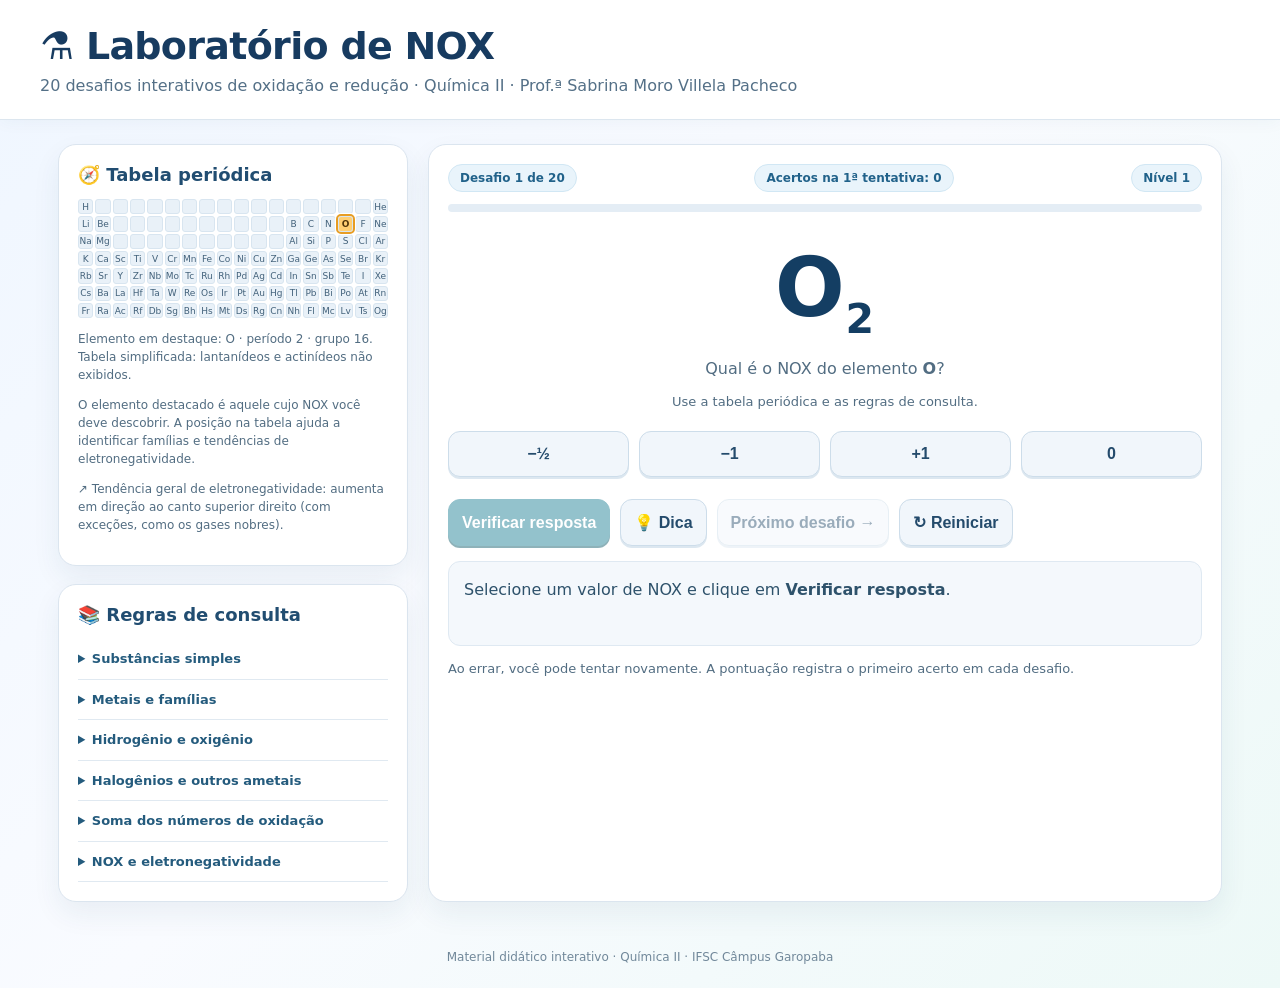
<file: quimica-2/reacoes de oxidação e reducao/Simulador_NOX_Versao_Clara.html>
<!doctype html><html lang="pt-BR"><head><meta charset="utf-8"><meta name="viewport" content="width=device-width,initial-scale=1"><title>Laboratório de NOX • Química II</title><style>
:root{font-family:system-ui,-apple-system,Segoe UI,sans-serif;color:#eaf1ff;background:#091321}*{box-sizing:border-box}body{margin:0;background:radial-gradient(circle at 85% 0,#18335c,#091321 55%)}header{padding:24px max(22px,calc((100vw - 1200px)/2));border-bottom:1px solid #31445c}h1{margin:0;font-size:clamp(25px,4vw,38px)}header p{color:#a9c0d9;margin:8px 0 0}.layout{max-width:1200px;margin:24px auto;padding:0 18px;display:grid;grid-template-columns:350px 1fr;gap:20px}.panel{background:#14243a;border:1px solid #34465e;border-radius:20px;padding:19px;box-shadow:0 14px 35px #0003}.panel h2{font-size:18px;margin:0 0 14px}.periodic{display:grid;grid-template-columns:repeat(18,minmax(0,1fr));gap:2px}.el{aspect-ratio:1;display:grid;place-items:center;border-radius:3px;background:#294058;font-size:9px;color:#c8d7e9}.el.active{background:#f9bb60;color:#182336;font-weight:900;outline:2px solid #fff;z-index:1}.legend{font-size:12px;color:#b2c5dc;line-height:1.5}.muted{color:#a9bfd6}.tag{display:inline-block;border-radius:30px;background:#244a68;color:#b9e5ff;padding:6px 11px;font-size:12px}.formula{font-size:clamp(42px,8vw,82px);font-weight:750;text-align:center;margin:28px 0 8px;letter-spacing:1px}.formula sub{font-size:.5em}.formula sup{font-size:.42em}.question{text-align:center;color:#b7cbe1}.choices{display:grid;grid-template-columns:repeat(4,1fr);gap:10px;margin:22px 0}.choices button,.action{border:1px solid #4d6a86;border-radius:12px;background:#243c56;color:#fff;padding:13px;cursor:pointer;font-weight:700;font-size:16px}.choices button:hover,.action:hover{background:#345c80}.choices button.selected{outline:3px solid #f9bb60}.action.primary{background:#127b81;border-color:#39aab1}.action:disabled{opacity:.4;cursor:not-allowed}.actions{display:flex;gap:10px;flex-wrap:wrap}.feedback{min-height:85px;background:#0d1c30;border-radius:12px;padding:15px;margin:15px 0;line-height:1.6}.feedback.good{border:1px solid #42c6a3}.feedback.bad{border:1px solid #f5a37c}.progress{height:8px;background:#293e56;border-radius:10px;overflow:hidden;margin:12px 0}.progress div{height:100%;background:#48c6b5;transition:width .3s}.small{font-size:13px}.rules{font-size:13px;line-height:1.65}.rules details{border-bottom:1px solid #354b64;padding:9px 0}.rules summary{cursor:pointer;font-weight:650}.status{display:flex;justify-content:space-between;gap:8px;flex-wrap:wrap}.footer{text-align:center;color:#a9bfd6;font-size:12px;padding:24px}.hint{color:#ffcf85}select{background:#243c56;color:white;border:1px solid #4d6a86;border-radius:8px;padding:8px;max-width:100%}@media(max-width:850px){.layout{grid-template-columns:1fr}.choices{grid-template-columns:repeat(4,1fr)}}

/* Identidade visual clara, inspirada no simulador de balanceamento */
:root{color:#183047;background:#f5f8fc;color-scheme:light}
body{background:linear-gradient(135deg,#eff6ff 0%,#f9fbff 48%,#edf9f7 100%);min-height:100vh}
header{background:#fff;border-bottom:1px solid #dce6ef;box-shadow:0 3px 15px #24415b0a}
header h1{color:#173b60;letter-spacing:-.7px}header p{color:#547087}
.panel{background:#fff;border:1px solid #dbe5ef;box-shadow:0 12px 28px #1d466012;border-radius:18px}
.panel h2{color:#214d71}.legend,.muted,.question{color:#526d82}
.el{background:#e9f1f8;color:#42617a;border:1px solid #d8e5f0;font-size:9px}
.el.active{background:#ffcf73;color:#51350a;outline:2px solid #e79d23;box-shadow:0 0 0 3px #fff}
.tag{background:#e9f4fb;color:#21628a;border:1px solid #d1e7f4;font-weight:700}
.formula{color:#143e63}.choices button,.action{background:#f1f6fb;color:#244b6c;border:1px solid #cdddea;box-shadow:0 2px 0 #dce7f0}
.choices button:hover,.action:hover{background:#e1f0fb;border-color:#78afd0}
.choices button.selected{background:#e3f5fb;outline:3px solid #f0b64c;border-color:#2895b5}
.action.primary{background:#167b91;border-color:#167b91;color:#fff;box-shadow:0 2px 0 #0c5869}
.action.primary:hover{background:#0c6378}.action:disabled{opacity:.46}
.feedback{background:#f4f8fc;border:1px solid #dfe9f2;color:#2e526b}
.feedback.good{background:#edf9f3;border-color:#58b78e;color:#205b43}
.feedback.bad{background:#fff4ed;border-color:#e7a27b;color:#874c2d}
.progress{background:#e4edf5}.progress div{background:linear-gradient(90deg,#28a8a6,#4cc5aa)}
.rules details{border-color:#e0e9f1;color:#36576e}.rules summary{color:#245b7d}
.hint{color:#996116}.footer{color:#71889a}
select{background:#fff;color:#244b6c;border-color:#cdddea}
@media(max-width:480px){header{padding:20px}.layout{padding:0 12px}.panel{padding:15px}.choices{grid-template-columns:repeat(2,1fr)}}
</style></head><body><header><h1>⚗️ Laboratório de NOX</h1><p>20 desafios interativos de oxidação e redução · Química II · Prof.ª Sabrina Moro Villela Pacheco</p></header><main class="layout"><aside><section class="panel"><h2>🧭 Tabela periódica</h2><div class="periodic" id="periodic"></div><p id="elementInfo" class="legend"></p><p class="legend">O elemento destacado é aquele cujo NOX você deve descobrir. A posição na tabela ajuda a identificar famílias e tendências de eletronegatividade.</p><p class="legend">↗ Tendência geral de eletronegatividade: aumenta em direção ao canto superior direito (com exceções, como os gases nobres).</p></section><section class="panel" style="margin-top:18px"><h2>📚 Regras de consulta</h2><div class="rules"><details><summary>Substâncias simples</summary>NOX = 0 para cada átomo, como O₂, S₈ e Fe.</details><details><summary>Metais e famílias</summary>Grupo 1: +1; grupo 2: +2; Al: geralmente +3; Zn: geralmente +2; Ag: geralmente +1.</details><details><summary>Hidrogênio e oxigênio</summary>H geralmente +1, mas −1 em hidretos metálicos. O geralmente −2; em peróxidos −1; em superóxidos −½ por átomo de O. Com flúor, o oxigênio pode ter NOX positivo.</details><details><summary>Halogênios e outros ametais</summary>F sempre −1 em compostos. Cl, Br e I frequentemente −1, mas podem assumir valores positivos. N, P, S e Se têm NOX variável.</details><details><summary>Soma dos números de oxidação</summary>Em compostos neutros, a soma dos NOX, considerando todos os átomos, é zero. Em íons poliatômicos, a soma é igual à carga do íon.</details><details><summary>NOX e eletronegatividade</summary>Na atribuição formal de NOX, os elétrons de uma ligação heteronuclear são atribuídos ao átomo mais eletronegativo. Isso não significa que os átomos possuam necessariamente cargas reais iguais aos NOX.</details></div></section></aside><section class="panel"><div class="status"><span class="tag" id="counter">Desafio 1 de 20</span><span class="tag" id="score">Acertos: 0</span><span class="tag" id="level">Nível 1</span></div><div class="progress"><div id="bar"></div></div><div class="formula" id="formula"></div><p class="question" id="question"></p><p class="question small" id="context"></p><div class="choices" id="choices"></div><div class="actions"><button class="action primary" id="check" disabled>Verificar resposta</button><button class="action" id="hint">💡 Dica</button><button class="action" id="next" disabled>Próximo desafio →</button><button class="action" id="restart">↻ Reiniciar</button></div><div class="feedback" id="feedback" aria-live="polite">Selecione um valor de NOX e clique em <strong>Verificar resposta</strong>.</div><div class="small muted">Ao errar, você pode tentar novamente. A pontuação registra o primeiro acerto em cada desafio.</div></section></main><div class="footer">Material didático interativo · Química II · IFSC Câmpus Garopaba</div><script>
const elements=[['H',1,1],['He',1,18],['Li',2,1],['Be',2,2],['B',2,13],['C',2,14],['N',2,15],['O',2,16],['F',2,17],['Ne',2,18],['Na',3,1],['Mg',3,2],['Al',3,13],['Si',3,14],['P',3,15],['S',3,16],['Cl',3,17],['Ar',3,18],['K',4,1],['Ca',4,2],['Sc',4,3],['Ti',4,4],['V',4,5],['Cr',4,6],['Mn',4,7],['Fe',4,8],['Co',4,9],['Ni',4,10],['Cu',4,11],['Zn',4,12],['Ga',4,13],['Ge',4,14],['As',4,15],['Se',4,16],['Br',4,17],['Kr',4,18],['Rb',5,1],['Sr',5,2],['Y',5,3],['Zr',5,4],['Nb',5,5],['Mo',5,6],['Tc',5,7],['Ru',5,8],['Rh',5,9],['Pd',5,10],['Ag',5,11],['Cd',5,12],['In',5,13],['Sn',5,14],['Sb',5,15],['Te',5,16],['I',5,17],['Xe',5,18],['Cs',6,1],['Ba',6,2],['La',6,3],['Hf',6,4],['Ta',6,5],['W',6,6],['Re',6,7],['Os',6,8],['Ir',6,9],['Pt',6,10],['Au',6,11],['Hg',6,12],['Tl',6,13],['Pb',6,14],['Bi',6,15],['Po',6,16],['At',6,17],['Rn',6,18],['Fr',7,1],['Ra',7,2],['Ac',7,3],['Rf',7,4],['Db',7,5],['Sg',7,6],['Bh',7,7],['Hs',7,8],['Mt',7,9],['Ds',7,10],['Rg',7,11],['Cn',7,12],['Nh',7,13],['Fl',7,14],['Mc',7,15],['Lv',7,16],['Ts',7,17],['Og',7,18]];
const tasks=[
{f:'O<sub>2</sub>',e:'O',a:0,h:'É uma substância simples.',x:'Em uma substância simples, o NOX de cada átomo é 0.'},
{f:'NaCl',e:'Na',a:1,h:'O sódio pertence ao grupo 1.',x:'O Na, metal alcalino, apresenta NOX +1 neste composto.'},
{f:'MgO',e:'Mg',a:2,h:'O magnésio pertence ao grupo 2.',x:'O Mg apresenta NOX +2; o oxigênio, −2.'},
{f:'AlCl<sub>3</sub>',e:'Al',a:3,h:'O alumínio costuma apresentar +3.',x:'Cada Cl vale −1. Assim, x + 3(−1) = 0 e x = +3.'},
{f:'H<sub>2</sub>O',e:'O',a:-2,h:'Na água, o H vale +1.',x:'2(+1) + x = 0; logo, o O vale −2.'},
{f:'HCl',e:'Cl',a:-1,h:'O H ligado a um ametal vale +1.',x:'(+1) + x = 0; portanto, Cl = −1.'},
{f:'NH<sub>3</sub>',e:'N',a:-3,h:'Cada H vale +1.',x:'x + 3(+1) = 0; portanto, N = −3.'},
{f:'H<sub>2</sub>S',e:'S',a:-2,h:'Cada H vale +1.',x:'2(+1) + x = 0; portanto, S = −2.'},
{f:'CaO',e:'Ca',a:2,h:'O Ca pertence ao grupo 2.',x:'O Ca vale +2 e o O vale −2: a soma é zero.'},
{f:'SO<sub>4</sub><sup>2−</sup>',e:'S',a:6,h:'A soma dos NOX deve ser −2; cada O vale −2.',x:'x + 4(−2) = −2 → x − 8 = −2 → x = +6.'},
{f:'CO<sub>2</sub>',e:'C',a:4,h:'Cada oxigênio vale −2.',x:'x + 2(−2) = 0 → x = +4.'},
{f:'H<sub>2</sub>SO<sub>4</sub>',e:'S',a:6,h:'H vale +1 e O vale −2.',x:'2(+1) + x + 4(−2) = 0 → x = +6.'},
{f:'NO<sub>3</sub><sup>−</sup>',e:'N',a:5,h:'A soma dos NOX é −1.',x:'x + 3(−2) = −1 → x = +5.'},
{f:'KMnO<sub>4</sub>',e:'Mn',a:7,h:'K vale +1 e cada O vale −2.',x:'(+1) + x + 4(−2) = 0 → x = +7.'},
{f:'Fe<sub>2</sub>O<sub>3</sub>',e:'Fe',a:3,h:'Há dois átomos de Fe e três de O.',x:'2x + 3(−2) = 0 → 2x = 6 → x = +3.'},
{f:'NaH',e:'H',a:-1,h:'Atenção: este é um hidreto metálico.',x:'Na vale +1; portanto, o H vale −1. É uma exceção à regra geral do hidrogênio.'},
{f:'H<sub>2</sub>O<sub>2</sub>',e:'O',a:-1,h:'É um peróxido. Os oxigênios formam um grupo O₂.',x:'2(+1) + 2x = 0 → x = −1 para cada O. Em peróxidos, O = −1.'},
{f:'Na<sub>2</sub>O<sub>2</sub>',e:'O',a:-1,h:'Dois Na contribuem com +2 no total.',x:'2(+1) + 2x = 0 → x = −1. Este composto também é um peróxido.'},
{f:'KO<sub>2</sub>',e:'O',a:-0.5,h:'É um superóxido; o íon O₂ tem carga −1.',x:'(+1) + 2x = 0 → x = −½ por átomo de O. O valor é médio e formal.'},
{f:'OF<sub>2</sub>',e:'O',a:2,h:'O flúor é mais eletronegativo e vale −1 em compostos.',x:'x + 2(−1) = 0 → x = +2. Aqui o oxigênio tem NOX positivo.'}
];
let i=0,selected=null,done=new Set(),mistakes=0,locked=false;const $=id=>document.getElementById(id);const vals=[-3,-2,-1,-0.5,0,1,2,3,4,5,6,7];const fmt=n=>n===-0.5?'−½':n>0?'+'+n:String(n).replace('-','−');
function drawPeriodic(){let p=$('periodic');p.innerHTML='';for(let r=1;r<=7;r++)for(let c=1;c<=18;c++){let el=elements.find(v=>v[1]===r&&v[2]===c),d=document.createElement('div');d.className='el'+(el&&el[0]===tasks[i].e?' active':'');d.textContent=el?el[0]:'';p.append(d)}const el=elements.find(v=>v[0]===tasks[i].e);$('elementInfo').textContent=`Elemento em destaque: ${tasks[i].e} · período ${el[1]} · grupo ${el[2]}. Tabela simplificada: lantanídeos e actinídeos não exibidos.`}
function options(t){let others=vals.filter(v=>v!==t.a).sort((a,b)=>Math.abs(a-t.a)-Math.abs(b-t.a));let list=[t.a,...others.slice(0,3)];let shift=(i*3+1)%4;list=list.slice(shift).concat(list.slice(0,shift));$('choices').innerHTML='';list.forEach(v=>{let b=document.createElement('button');b.textContent=fmt(v);b.onclick=()=>{if(locked)return;selected=v;document.querySelectorAll('.choices button').forEach(x=>x.classList.remove('selected'));b.classList.add('selected');$('check').disabled=false};$('choices').append(b)})}
function render(){let t=tasks[i];selected=null;locked=false;mistakes=0;$('counter').textContent=`Desafio ${i+1} de ${tasks.length}`;$('score').textContent=`Acertos na 1ª tentativa: ${done.size}`;$('level').textContent=`Nível ${i<5?1:i<10?2:i<15?3:4}`;$('bar').style.width=(i/tasks.length*100)+'%';$('formula').innerHTML=t.f;$('question').innerHTML=`Qual é o NOX do elemento <strong>${t.e}</strong>?`;$('context').textContent=i>=15?'Atenção às exceções e às regras específicas.':'Use a tabela periódica e as regras de consulta.';$('feedback').className='feedback';$('feedback').innerHTML='Selecione um valor de NOX e clique em <strong>Verificar resposta</strong>.';$('check').disabled=true;$('next').disabled=true;$('next').textContent=i===tasks.length-1?'Ver resultado final':'Próximo desafio →';options(t);drawPeriodic()}
$('check').onclick=()=>{if(selected===null||locked)return;let t=tasks[i];if(selected===t.a){locked=true;if(mistakes===0)done.add(i);$('feedback').className='feedback good';$('feedback').innerHTML=`✅ <strong>Correto! NOX = ${fmt(t.a)}.</strong><br>${t.x}`;$('check').disabled=true;$('next').disabled=false;$('score').textContent=`Acertos na 1ª tentativa: ${done.size}`;$('bar').style.width=((i+1)/tasks.length*100)+'%'}else{mistakes++;$('feedback').className='feedback bad';$('feedback').innerHTML=`❌ ${fmt(selected)} não é o valor esperado. Tente novamente!<br><span class="hint">Dica: ${t.h}</span>`}};
$('hint').onclick=()=>{let t=tasks[i];$('feedback').className='feedback';$('feedback').innerHTML=`💡 <span class="hint">${t.h}</span>`};
$('next').onclick=()=>{if(i===tasks.length-1){$('formula').textContent='🎉';$('question').innerHTML='Desafios concluídos!';$('context').textContent=`Você acertou ${done.size} de ${tasks.length} na primeira tentativa.`;$('choices').innerHTML='';$('feedback').className='feedback good';$('feedback').textContent='Revise as regras que causaram mais dúvidas e tente novamente para melhorar sua pontuação.';$('next').disabled=true;$('check').disabled=true}else{i++;render()}};
$('restart').onclick=()=>{i=0;done.clear();render()};render();
</script></body></html>
</file>
<file: styles.css>
@import url('https://fonts.googleapis.com/css2?family=DM+Sans:wght@400;450;500;550;600;650;700&family=Manrope:wght@400;500;600;650;700;750;800&display=swap');

:root {
    --bg: #fafbf8;
    --surface: #fff;
    --ink: #203b34;
    --muted: #667971;
    --line: #e1e7df;
    --green: #0d6355;
    --soft: #eef3eb;
    --shadow: 0 8px 26px #17382c06;
    --serif: Georgia, 'Times New Roman', serif;
    scroll-behavior: smooth;
    color-scheme: light
}

* {
    box-sizing: border-box
}

body {
    margin: 0;
    background: var(--bg);
    color: var(--ink);
    font: 15px/1.6 'DM Sans', sans-serif
}

button,
a {
    -webkit-tap-highlight-color: transparent
}

a {
    color: inherit;
    text-decoration: none
}

button,
input {
    font: inherit
}

button {
    cursor: pointer
}

button:focus-visible,
a:focus-visible,
[tabindex]:focus-visible {
    outline: 3px solid #c38a47;
    outline-offset: 5px
}

button {
    color: inherit
}

svg {
    width: 22px;
    height: 22px;
    fill: none;
    stroke: currentColor;
    stroke-width: 1.7;
    stroke-linecap: round;
    stroke-linejoin: round;
    flex-shrink: 0
}

.symbols {
    position: absolute;
    width: 0;
    height: 0;
    overflow: hidden
}

.wrap {
    max-width: 1200px;
    margin: auto;
    padding-left: 28px;
    padding-right: 28px
}

.skip {
    position: fixed;
    top: -80px;
    left: 20px;
    background: var(--green);
    color: white;
    padding: 10px;
    z-index: 10
}

.skip:focus {
    top: 10px
}

.header {
    border-bottom: 1px solid var(--line);
    background: var(--surface)
}

.header-inner {
    max-width: 1200px;
    margin: auto;
    min-height: 98px;
    padding: 16px 28px;
    display: flex;
    align-items: center;
    gap: 36px
}

.brand {
    display: flex;
    align-items: center;
    gap: 12px;
    font-family: Manrope, sans-serif;
    font-size: 20px;
    letter-spacing: -.7px;
    line-height: 1.3
}

.brand strong {
    font-weight: 800
}

.brand small {
    display: block;
    font: 9px/2.4 'DM Sans', sans-serif;
    letter-spacing: 2.3px;
    color: var(--muted)
}

.brand-icon {
    width: 44px;
    height: 49px;
    background: var(--green);
    border-radius: 13px 13px 4px 13px;
    display: grid;
    place-items: center;
    color: white
}

.brand-icon svg {
    width: 29px;
    height: 29px
}

.header nav {
    display: flex;
    align-items: center;
    gap: 28px;
    margin-left: auto;
    font-size: 13px;
    font-weight: 600
}

.header nav button {
    border: 0;
    padding: 0;
    background: none
}

.header nav a,
.header nav button {
    position: relative
}

.header nav a:hover,
.header nav button:hover {
    color: var(--green)
}

.nav-active:after {
    content: '';
    position: absolute;
    left: 0;
    right: 0;
    bottom: -12px;
    height: 2px;
    background: var(--green)
}

.theme {
    border: 1px solid var(--line);
    border-radius: 50%;
    width: 37px;
    height: 37px;
    display: grid;
    place-items: center;
    background: var(--surface)
}

.theme svg {
    width: 18px;
    height: 18px
}

.hero {
    display: grid;
    grid-template-columns: 1.1fr 1fr;
    align-items: center;
    gap: 28px;
    padding-top: 60px;
    padding-bottom: 58px
}

.eyebrow {
    font-size: 10px;
    font-weight: 700;
    letter-spacing: 2px;
    display: inline-flex;
    align-items: center;
    gap: 8px;
    color: var(--green)
}

.dot {
    width: 6px;
    height: 6px;
    background: currentColor;
    border-radius: 50%;
    display: inline-block;
    flex-shrink: 0
}

h1 {
    font-family: var(--serif);
    font-weight: 400;
    letter-spacing: -2.5px;
    font-size: 60px;
    line-height: 1.08;
    margin: 22px 0
}

h1 em {
    font-weight: 400;
    color: var(--green)
}

.hero p {
    color: var(--muted);
    line-height: 1.85;
    margin-bottom: 25px
}

.primary {
    display: inline-flex;
    align-items: center;
    gap: 20px;
    border: 1px solid var(--green);
    border-radius: 7px;
    background: var(--green);
    color: white;
    padding: 12px 20px;
    font-size: 13px;
    font-weight: 600;
    transition: transform .2s, filter .2s
}

.primary:hover {
    transform: translateY(-2px);
    filter: brightness(1.12)
}

.primary svg {
    width: 18px;
    height: 18px
}

.byline {
    display: block;
    font-size: 11px;
    color: var(--muted);
    margin-top: 18px
}

.chem-art {
    position: relative;
    background: #edf3e9;
    border: 1px solid #e4ebdd;
    border-radius: 150px 150px 16px 16px;
    height: 365px;
    display: flex;
    align-items: center;
    justify-content: center;
    flex-direction: column;
    color: #20624d;
    overflow: hidden
}

.hero-science {
    width: 100%;
    height: 300px;
    stroke: none
}

.art-label {
    font-size: 8px;
    letter-spacing: 2px;
    position: absolute;
    top: 29px;
    color: #5b7e66
}

.art-caption {
    font-size: 10px;
    position: absolute;
    bottom: 20px;
    display: flex;
    align-items: center;
    gap: 22px;
    color: #5b7565
}

.art-caption span {
    font-family: var(--serif);
    font-size: 18px;
    font-style: italic
}

.section-heading {
    display: flex;
    justify-content: space-between;
    align-items: flex-end;
    gap: 20px;
    margin-bottom: 25px
}

h2 {
    font-family: Manrope, sans-serif;
    font-weight: 750;
    font-size: 28px;
    line-height: 1.3;
    letter-spacing: -1px;
    margin: 8px 0 9px
}

.section-heading p {
    margin: 0;
    color: var(--muted);
    font-size: 13px
}

.section-note {
    font-family: var(--serif);
    font-style: italic;
    color: var(--muted);
    display: flex;
    align-items: center;
    gap: 9px;
    margin-bottom: 4px;
    font-size: 14px
}

.section-note svg {
    width: 18px
}

.courses-section {
    padding-top: 15px;
    scroll-margin-top: 25px
}

.course-grid {
    display: grid;
    grid-template-columns: repeat(3, 1fr);
    gap: 21px
}

.course-card {
    --accent: #256f59;
    --wash: #eaf2e6;
    background: var(--surface);
    border: 1px solid var(--line);
    border-radius: 13px;
    overflow: hidden;
    box-shadow: var(--shadow);
    transition: transform .25s, box-shadow .25s;
    display: flex;
    flex-direction: column
}

.course-card:hover {
    transform: translateY(-5px);
    box-shadow: 0 15px 30px #17382c0f;
    border-color: var(--accent)
}

.terracotta {
    --accent: #a35034;
    --wash: #f8ebe1
}

.violet {
    --accent: #6b5890;
    --wash: #efebf6
}

.course-visual {
    position: relative;
    height: 172px;
    background: var(--wash);
    color: var(--accent);
    margin: 10px 10px 0;
    border-radius: 7px;
    overflow: hidden
}

.course-visual>svg {
    position: absolute;
    width: 100%;
    height: 100%;
    stroke: none;
    opacity: .65
}

.course-number {
    position: absolute;
    top: 15px;
    left: 18px;
    font-size: 8px;
    letter-spacing: 1.6px;
    font-weight: 700
}

.visual-title {
    position: absolute;
    left: 20px;
    top: 42px;
    font: 62px/1.1 var(--serif);
    letter-spacing: -2px
}

.visual-title span {
    display: block;
    font: 10px/2.3 'DM Sans', sans-serif;
    letter-spacing: 1px
}

.course-body {
    padding: 23px 23px 22px;
    display: flex;
    flex-direction: column;
    flex: 1
}

.course-kicker {
    font-size: 8px;
    letter-spacing: 1.5px;
    font-weight: 700;
    color: var(--accent)
}

h3 {
    font: 750 21px/1.35 Manrope, sans-serif;
    letter-spacing: -.65px;
    margin: 9px 0 10px
}

.course-body p {
    font-size: 13px;
    line-height: 1.75;
    color: var(--muted);
    margin: 0 0 18px;
    min-height: 46px
}

.status {
    font-size: 10px;
    color: var(--muted);
    display: flex;
    align-items: center;
    gap: 6px;
    margin-top: auto;
    margin-bottom: 22px
}

.status .dot {
    background: #a7b8a3;
    width: 5px;
    height: 5px
}

.course-button {
    padding: 12px 14px;
    border: 1px solid transparent;
    border-radius: 6px;
    background: var(--wash);
    color: var(--accent);
    font-size: 12px;
    font-weight: 700;
    width: 100%;
    display: flex;
    align-items: center;
    justify-content: space-between;
    transition: background .2s
}

.course-button:hover {
    border-color: var(--accent)
}

.course-button svg {
    width: 18px;
    height: 18px
}

.future {
    display: flex;
    align-items: center;
    gap: 18px;
    border: 1px dashed #ccd5c7;
    border-radius: 10px;
    padding: 18px 22px;
    margin-top: 22px;
    background: var(--soft)
}

.future-icon {
    font: 32px var(--serif);
    color: var(--muted);
    border-right: 1px solid var(--line);
    padding-right: 20px
}

.future-icon span {
    font-size: 17px;
    margin-left: 3px
}

.future h3 {
    font-size: 14px;
    margin: 0 0 3px;
    letter-spacing: -.1px
}

.future p {
    font-size: 12px;
    color: var(--muted);
    margin: 0
}

.future-badge {
    margin-left: auto;
    background: var(--surface);
    border: 1px solid var(--line);
    color: var(--muted);
    border-radius: 20px;
    font-size: 10px;
    white-space: nowrap;
    padding: 4px 14px
}

.content-section {
    padding-top: 62px;
    scroll-margin-top: 10px
}

.workspace {
    background: var(--surface);
    border: 1px solid var(--line);
    border-radius: 12px;
    overflow: hidden
}

.course-tabs {
    display: flex;
    border-bottom: 1px solid var(--line);
    padding: 0 26px;
    gap: 30px;
    overflow: auto
}

.course-tabs button {
    white-space: nowrap;
    border: 0;
    border-bottom: 3px solid transparent;
    background: none;
    color: var(--muted);
    padding: 20px 0 16px;
    font-size: 12px;
    font-weight: 600
}

.course-tabs button[aria-selected=true] {
    color: var(--green);
    border-bottom-color: var(--green)
}

.panel-heading {
    padding: 25px 30px 0;
    display: flex;
    align-items: center;
    justify-content: space-between;
    gap: 15px
}

.panel-label {
    font-size: 8px;
    color: var(--muted);
    letter-spacing: 1.5px;
    font-weight: 700
}

.panel-heading h3 {
    font-size: 18px;
    margin: 3px 0
}

.outline-badge {
    border: 1px solid var(--line);
    color: var(--muted);
    border-radius: 20px;
    padding: 4px 10px;
    font-size: 9px;
    white-space: nowrap
}

.empty-state {
    text-align: center;
    padding: 23px 24px 35px
}

.empty-icon {
    display: inline-grid;
    place-items: center;
    width: 49px;
    height: 49px;
    border: 1px solid var(--line);
    border-radius: 12px;
    background: var(--soft);
    color: var(--green)
}

.empty-icon svg {
    width: 24px;
    height: 24px
}

.empty-state h4 {
    font-size: 15px;
    font-weight: 600;
    margin: 14px 0 8px
}

.empty-state p {
    color: var(--muted);
    font-size: 12px;
    line-height: 1.8
}

.resource-types {
    display: flex;
    justify-content: center;
    gap: 22px;
    margin-top: 25px;
    color: var(--muted);
    font-size: 10px
}

.closing {
    display: flex;
    align-items: center;
    justify-content: center;
    gap: 20px;
    margin-top: 45px;
    margin-bottom: 35px
}

.closing>svg {
    color: var(--green);
    width: 28px;
    height: 28px
}

.closing p {
    font: 19px/1.6 var(--serif);
    margin: 0
}

.closing strong {
    font-weight: 400;
    font-style: italic
}

.closing>span {
    font-size: 8px;
    letter-spacing: 2px;
    color: var(--muted);
    border-left: 1px solid var(--line);
    padding-left: 24px;
    margin-left: 20px
}

footer {
    border-top: 1px solid var(--line);
    display: flex;
    justify-content: space-between;
    gap: 20px;
    padding-top: 23px;
    padding-bottom: 25px;
    font-size: 10px;
    color: var(--muted)
}

.footer-dot {
    padding: 0 7px
}

footer a {
    white-space: nowrap
}

dialog {
    position: fixed;
    background: var(--surface);
    color: var(--ink);
    border: 1px solid var(--line);
    border-radius: 18px;
    max-width: 550px;
    width: calc(100% - 40px);
    padding: 42px;
    box-shadow: 0 20px 80px #0003
}

dialog::backdrop {
    background: #12291fb3;
    backdrop-filter: blur(3px)
}

dialog h2 {
    margin-top: 15px
}

dialog p {
    font-size: 14px;
    color: var(--muted)
}

dialog .primary {
    margin-top: 12px
}

.close {
    position: absolute;
    right: 15px;
    top: 9px;
    border: 0;
    background: none;
    font-size: 30px;
    color: var(--muted)
}

body.dark {
    --bg: #15221e;
    --surface: #1c2c26;
    --ink: #e4ece4;
    --muted: #a6b6aa;
    --line: #34483c;
    --green: #8bceb4;
    --soft: #23382c;
    color-scheme: dark
}

body.dark .brand-icon,
body.dark .primary {
    background: #9ad2bb;
    color: #172c23;
    border-color: #9ad2bb
}

body.dark .chem-art {
    background: #233b2d;
    border-color: #344d3a
}

body.dark .art-label,
body.dark .art-caption {
    color: #b5ceb8
}

body.dark .hero-science {
    color: #b8d7bc
}

body.dark .green {
    --accent: #9ad2b4;
    --wash: #263e30
}

body.dark .terracotta {
    --accent: #edb195;
    --wash: #45342b
}

body.dark .violet {
    --accent: #c1addf;
    --wash: #373046
}

body.dark .future {
    border-color: #435946
}

@media(min-width:1450px) {

    .wrap,
    .header-inner {
        max-width: 1280px
    }

    .hero {
        padding-top: 72px;
        padding-bottom: 68px
    }

    h1 {
        font-size: 68px
    }

    .chem-art {
        height: 385px
    }

    .hero-science {
        height: 325px
    }
}

@media(max-width:900px) {
    .header-inner {
        gap: 20px
    }

    .header nav {
        gap: 17px
    }

    .brand {
        font-size: 17px
    }

    .hero {
        gap: 20px
    }

    h1 {
        font-size: 49px
    }

    .chem-art {
        height: 320px
    }

    .course-grid {
        gap: 14px
    }

    .course-body {
        padding: 18px
    }

    .course-body h3 {
        font-size: 18px
    }

    .course-visual {
        height: 155px
    }

    .course-kicker {
        font-size: 7px
    }

    .section-note {
        display: none
    }
}

@media(max-width:650px) {
    .wrap {
        padding-left: 20px;
        padding-right: 20px
    }

    .header-inner {
        padding: 15px 20px;
        min-height: 80px;
        flex-wrap: wrap;
        gap: 15px
    }

    .brand {
        font-size: 18px
    }

    .brand small {
        font-size: 8px
    }

    .brand-icon {
        height: 42px;
        width: 39px
    }

    .theme {
        margin-left: auto
    }

    .header nav {
        order: 3;
        width: 100%;
        margin: 0;
        justify-content: center;
        padding: 6px 0 3px;
        gap: 30px;
        font-size: 12px
    }

    .nav-active:after {
        bottom: -8px
    }

    .hero {
        grid-template-columns: 1fr;
        padding-top: 37px;
        padding-bottom: 39px;
        gap: 30px
    }

    h1 {
        font-size: 53px;
        letter-spacing: -2px
    }

    .hero p {
        font-size: 14px
    }

    .eyebrow {
        font-size: 9px;
        letter-spacing: 1.6px
    }

    .chem-art {
        height: 260px;
        border-radius: 110px 110px 12px 12px;
        max-width: 440px;
        width: 100%;
        margin: auto
    }

    .hero-science {
        height: 245px
    }

    .art-label {
        top: 20px;
        font-size: 7px
    }

    .art-caption {
        bottom: 13px;
        font-size: 9px
    }

    .art-caption span {
        font-size: 16px
    }

    .course-grid {
        grid-template-columns: 1fr;
        gap: 23px
    }

    .course-visual {
        height: 175px
    }

    .course-visual svg {
        width: 100%;
        max-width: 400px;
        right: 0
    }

    .course-body {
        padding: 22px
    }

    .course-body h3 {
        font-size: 23px
    }

    .course-body p {
        min-height: 0;
        font-size: 14px
    }

    .course-kicker {
        font-size: 9px
    }

    .status {
        font-size: 11px
    }

    .course-button {
        font-size: 13px;
        padding: 14px
    }

    .course-number {
        font-size: 9px
    }

    .section-heading {
        margin-bottom: 21px
    }

    h2 {
        font-size: 25px
    }

    .section-heading p {
        font-size: 12px
    }

    .future {
        gap: 12px;
        padding: 17px 13px;
        flex-wrap: wrap
    }

    .future-icon {
        font-size: 25px;
        padding-right: 12px
    }

    .future>div:nth-child(2) {
        flex: 1
    }

    .future h3 {
        font-size: 12px
    }

    .future p {
        font-size: 11px
    }

    .future-badge {
        padding: 3px 10px;
        margin-left: 48px
    }

    .content-section {
        padding-top: 43px
    }

    .course-tabs {
        gap: 22px;
        padding: 0 18px
    }

    .course-tabs button {
        font-size: 11px
    }

    .panel-heading {
        padding: 22px 20px 0
    }

    .panel-heading h3 {
        font-size: 16px
    }

    .panel-label {
        font-size: 7px
    }

    .empty-state {
        padding: 25px 19px
    }

    .empty-state h4 {
        font-size: 14px
    }

    .empty-state p br {
        display: none
    }

    .resource-types {
        flex-wrap: wrap;
        gap: 9px 16px;
        font-size: 9px
    }

    .closing {
        gap: 14px
    }

    .closing p {
        font-size: 18px
    }

    .closing>span {
        display: none
    }

    footer {
        flex-direction: column;
        gap: 10px;
        font-size: 10px
    }

    .desktop {
        display: none
    }

    dialog {
        padding: 32px 25px
    }
}

@media(prefers-reduced-motion:reduce) {
    :root {
        scroll-behavior: auto
    }

    *,
    *:before,
    *:after {
        transition: none !important
    }
}

/* Percurso de Química I: temas informados pela professora. */
[hidden] {
    display: none !important
}

.topic-intro {
    margin: 16px 30px 23px;
    color: var(--muted);
    font-size: 13px;
    max-width: 750px
}

.topic-grid {
    display: grid;
    grid-template-columns: repeat(3, minmax(0, 1fr));
    gap: 18px;
    padding: 0 30px 30px;
    align-items: start
}

.topic-card {
    border: 1px solid var(--line);
    border-radius: 11px;
    padding: 21px;
    background: var(--bg);
    border-top: 3px solid #8ab5a2;
    transition: box-shadow .2s, border-color .2s
}

.topic-card:nth-child(3n+2) {
    border-top-color: #d8a180
}

.topic-card:nth-child(3n) {
    border-top-color: #b3a0ca
}

.topic-card:hover {
    box-shadow: var(--shadow);
    border-color: var(--green)
}

.topic-top {
    display: flex;
    align-items: center;
    justify-content: space-between;
    color: var(--green);
    margin-bottom: 16px
}

.topic-number {
    font-size: 10px;
    font-weight: 700;
    letter-spacing: 1.8px
}

.topic-top svg {
    width: 23px;
    height: 23px
}

.topic-card h4 {
    font: 700 17px/1.5 Manrope, sans-serif;
    letter-spacing: -.35px;
    margin: 0 0 22px;
    min-height: 77px
}

.topic-card--image {
    overflow: hidden;
    padding: 0 21px 21px
}

.topic-card--image > img {
    display: block;
    width: calc(100% + 42px);
    height: 154px;
    margin: 0 -21px 18px;
    object-fit: cover;
    border-bottom: 1px solid var(--line)
}

.topic-card details {
    border-top: 1px solid var(--line);
    padding-top: 12px
}

.topic-card summary {
    display: flex;
    align-items: center;
    justify-content: space-between;
    gap: 10px;
    font-size: 11px;
    font-weight: 600;
    cursor: pointer;
    color: var(--green);
    list-style: none
}

.topic-card summary::-webkit-details-marker {
    display: none
}

.topic-card summary span {
    font-size: 20px;
    font-weight: 400;
    transition: transform .2s
}

.topic-card details[open] summary span {
    transform: rotate(45deg)
}

.topic-card details p {
    font-size: 12px;
    color: var(--muted);
    margin: 12px 0 0;
    line-height: 1.8
}

.topic-card summary:focus-visible {
    outline: 3px solid #c38a47;
    outline-offset: 5px;
    border-radius: 3px
}

@media(max-width:900px) {
    .topic-grid {
        grid-template-columns: repeat(2, minmax(0, 1fr));
        gap: 15px
    }

    .topic-card h4 {
        min-height: 77px
    }
}

@media(max-width:650px) {
    .topic-grid {
        grid-template-columns: 1fr;
        padding: 0 20px 20px
    }

    .topic-intro {
        margin: 16px 20px 22px;
        font-size: 12px
    }

    .topic-card h4 {
        min-height: 0;
        font-size: 18px
    }

    .topic-card {
        padding: 20px
    }

    .topic-card--image {
        padding: 0 20px 20px
    }

    .topic-card--image > img {
        width: calc(100% + 40px);
        height: 180px;
        margin: 0 -20px 18px
    }

    .topic-card summary {
        font-size: 12px
    }
}

/* Ilustrações dos cards: enzima e barreira de energia de ativação. */
.course-visual>.enzyme-art,
.course-visual>.reaction-art {
    width: 55%;
    height: 132px;
    right: 7px;
    top: 31px;
    opacity: .85
}

.course-visual>.enzyme-art {
    width: 53%;
    right: 5px
}

.biotec-title {
    font-family: Manrope, sans-serif;
    font-size: clamp(22px, 2.3vw, 32px);
    font-weight: 750;
    letter-spacing: -1.4px;
    top: 67px;
    line-height: 1.2
}

.biotec-title span {
    font-weight: 400;
    letter-spacing: .7px;
    margin-top: 7px
}

.reaction-title {
    font-size: clamp(42px, 4.1vw, 58px);
    top: 51px
}

@media(min-width:651px) and (max-width:900px) {

    .course-visual>.enzyme-art,
    .course-visual>.reaction-art {
        height: 111px;
        top: 38px;
        right: 2px
    }

    .biotec-title {
        left: 13px;
        letter-spacing: -1px;
        font-size: 22px
    }

    .reaction-title {
        left: 15px;
        font-size: 46px
    }

    .reaction-title span,
    .biotec-title span {
        font-size: 9px
    }
}

@media(max-width:650px) {
    .biotec-title {
        font-size: 30px
    }

    .course-visual>.enzyme-art,
    .course-visual>.reaction-art {
        height: 133px;
        top: 33px
    }

    .reaction-title {
        font-size: 58px
    }
} /* Fecha as regras para telas de até 650px */

/* INÍCIO: organização dos botões de materiais */
.material-links {
    display: flex;
    flex-direction: column;
    gap: 10px;
    margin-top: 14px;
}

.material-links .primary {
    justify-content: center;
    padding: 10px 14px;
    font-size: 13px;
    line-height: 1.5;
    text-align: center;
}

/* FIM: organização dos botões de materiais */

/* Aparência da imagem dentro do card */
.imagem-material {
    display: block;
    width: 100%;
    height: auto;
    border-radius: 10px;
    margin-bottom: 18px;
}

/* Espaço entre o título e a imagem */
#quimica-1-tema-09 h4 {
    min-height: 0;
    margin-bottom: 14px;
}

/* Espaço entre o título de balanceamento e a imagem */
#quimica-1-tema-10 h4 {
    min-height: 0;
    margin-bottom: 14px;
}

/* Links diretos de cada tema */
.topic-card {
    cursor: pointer;
    scroll-margin-top: 24px;
}

.topic-card:target {
    border-color: var(--green);
    box-shadow: 0 0 0 3px color-mix(in srgb, var(--green) 20%, transparent), var(--shadow);
}

.topic-card details {
    cursor: default;
}

.topic-top .topic-link {
    margin-left: auto;
    margin-right: 12px;
    padding: 5px 8px;
    border: 1px solid var(--line);
    border-radius: 999px;
    background: var(--surface);
    color: var(--green);
    font-size: 9px;
    font-weight: 700;
    letter-spacing: .2px;
    white-space: nowrap;
}

.topic-top .topic-link:hover {
    border-color: var(--green);
    background: var(--soft);
}

@media(max-width:650px) {
    .topic-top .topic-link {
        margin-right: 9px;
        padding: 4px 7px;
        font-size: 8px;
    }
}
</file>
<file: quimica-2/termoquimica/termolab/style.css>
:root {
  color-scheme: light;
  --paper: #f8f7f0;
  --white: #fffefa;
  --ink: #17362d;
  --muted: #4f6258;
  --green: #205d46;
  --deep: #143d32;
  --mint: #dceee1;
  --border: #d5ddd1;
  --orange: #9e4c21;
  --radius: 21px;
  --serif: Georgia, "Times New Roman", serif;
  --sans: system-ui, -apple-system, "Segoe UI", sans-serif;
}
*, *::before, *::after { box-sizing: border-box; }
html { scroll-behavior: smooth; }
body { margin: 0; background: var(--paper); color: var(--ink); font-family: var(--sans); font-size: 16px; line-height: 1.58; }
[hidden] { display: none !important; }
a { color: inherit; }
button, input, select { font: inherit; }
button, select, input[type="range"] { cursor: pointer; }
button:disabled { cursor: default; opacity: .45; }
:focus-visible { outline: 3px solid #b65c30; outline-offset: 4px; }
section[id] { scroll-margin-top: 105px; }
.wrap { width: min(1160px, calc(100% - 72px)); margin-inline: auto; }
.skip { position: fixed; left: 12px; top: 12px; transform: translateY(-150%); z-index: 10; padding: .7rem 1rem; border-radius: 8px; background: var(--white); }
.skip:focus { transform: none; }
.site-header { position: sticky; top: 0; z-index: 5; background: #f8f7f0f7; border-bottom: 1px solid var(--border); backdrop-filter: blur(10px); }
.header-inner { min-height: 74px; display: flex; align-items: center; justify-content: space-between; gap: 18px 30px; }
.brand { display: inline-flex; align-items: center; gap: 10px; text-decoration: none; font-weight: 800; font-size: 1.25rem; line-height: 1.05; white-space: nowrap; }
.brand-accent { color: #318160; }
.brand small { display: block; color: var(--muted); font-size: .55rem; letter-spacing: .12em; margin-top: 4px; }
nav { display: flex; gap: clamp(12px, 2.7vw, 34px); align-items: center; }
nav a { padding: 9px 0; text-decoration: none; font-size: .86rem; font-weight: 650; white-space: nowrap; }
nav a:hover, .text-link:hover { color: #277b57; text-decoration: underline; text-underline-offset: 4px; }
.hero { padding-block: 74px 70px; display: grid; grid-template-columns: 1fr 1fr; align-items: center; gap: clamp(28px, 5vw, 80px); }
.eyebrow, .tiny-label { font-size: .73rem; font-weight: 800; letter-spacing: .12em; }
.eyebrow { margin: 0 0 14px; display: flex; align-items: center; gap: 10px; color: var(--green); }
.dot { display: inline-block; width: 8px; height: 8px; flex: 0 0 8px; background: #5cab84; border-radius: 100%; }
.eyebrow-divider { width: 16px; height: 1px; background: #9ab5a1; }
h1, h2 { margin: 0; font-family: var(--serif); font-weight: 500; letter-spacing: -.055em; line-height: 1.02; }
h1 { font-size: clamp(3.1rem, 6.4vw, 6rem); }
h1 em { color: #2e7456; font-weight: 500; }
h2 { font-size: clamp(2.3rem, 4.5vw, 4rem); }
h3 { margin: 0; line-height: 1.25; font-size: 1.3rem; letter-spacing: -.025em; }
.hero-description { max-width: 30rem; margin: 23px 0 27px; color: var(--muted); font-size: clamp(1rem, 1.6vw, 1.17rem); }
.hero-actions, .hess-controls, .manual-controls, .play-controls, .quiz-controls { display: flex; align-items: center; gap: 10px; }
.hero-actions { flex-wrap: wrap; gap: 14px 22px; }
.button { min-height: 45px; display: inline-flex; align-items: center; justify-content: center; gap: 9px; border: 1px solid transparent; border-radius: 9px; padding: .61rem .94rem; font-size: .89rem; font-weight: 750; text-decoration: none; line-height: 1.25; }
.button.primary { background: var(--green); color: #fff; }
.button.primary:hover:not(:disabled) { background: #174a37; }
.button.outline { background: transparent; color: var(--ink); border-color: #bbcabd; }
.button.outline:hover:not(:disabled) { background: var(--mint); }
.button span { font-size: 1.05em; }
.text-link { font-size: .88rem; color: var(--green); font-weight: 750; text-decoration: none; }
.hero-art { position: relative; overflow: hidden; display: grid; align-self: stretch; align-content: center; min-width: 0; border-radius: 25px; padding: 22px 24px 18px; color: #dceee4; background: radial-gradient(ellipse at 44% 4%, #235846, #10362c 76%); }
.art-top, .art-bottom { display: flex; flex-wrap: wrap; align-items: center; justify-content: space-between; gap: 6px 14px; }
.art-top { font-size: .65rem; font-weight: 750; letter-spacing: .13em; }
.art-top .dot { margin-right: 5px; width: 6px; height: 6px; background: #a0ebc5; }
.art-bottom { justify-content: flex-start; font-size: .73rem; }
.art-bottom span { display: flex; align-items: center; gap: 7px; }
.art-bottom i { width: 17px; border-top: 2px solid #a0ebc5; }
.art-bottom span + span i { border-color: #ffb674; border-top-style: dashed; }
.hero-chart { width: 100%; height: auto; display: block; margin-block: 6px 2px; }
.hero-chart text { fill: #e3f2e9; font: 15px var(--sans); }
.hero-chart .graph-delta { fill: #ffb674; font-weight: 750; }
.graph-axis, .graph-guide { stroke: #b6d5c7; fill: none; }
.graph-axis { stroke-opacity: .6; }
.graph-guide { stroke-opacity: .42; stroke-dasharray: 3 5; }
.graph-main, .graph-alt { fill: none; stroke-linecap: round; }
.graph-main { stroke: #a0ebc5; stroke-width: 3; }
.graph-alt { stroke: #ffb674; stroke-width: 2.3; stroke-dasharray: 6 6; }
.section { padding-block: 68px; }
#conceitos { border-top: 1px solid var(--border); }
.section-heading { margin-bottom: 27px; }
.section-heading p:not(.eyebrow) { max-width: 670px; color: var(--muted); margin: 13px 0 0; }
.index { display: inline-grid; place-items: center; height: 25px; min-width: 32px; border-radius: 5px; background: var(--mint); color: var(--deep); font-variant-numeric: tabular-nums; }
.panel { background: var(--white); border: 1px solid var(--border); border-radius: var(--radius); min-width: 0; }
.concept-grid, .peanut-grid, .practice-notes, .calor-grid { display: grid; grid-template-columns: 1fr 1fr; gap: 18px; }
.concept-copy, .profile-figure, .apparatus, .trial-card { padding: clamp(17px, 3vw, 32px); margin: 0; }
.segmented { display: inline-flex; gap: 3px; padding: 4px; border-radius: 11px; background: #ecf2e9; margin-bottom: 18px; }
.segmented button { border: 1px solid transparent; border-radius: 8px; padding: .5rem .74rem; background: transparent; color: var(--ink); font-size: .84rem; font-weight: 750; min-height: 42px; }
.segmented button[aria-pressed="true"] { background: var(--deep); color: #fff; }
#profile-copy p { margin: .5rem 0; color: var(--muted); }
#profile-copy .concept-example { color: var(--green); font-weight: 650; }
.formula-note { border-top: 1px solid var(--border); margin-top: 20px; padding-top: 14px; }
.formula-note strong { display: block; font-size: 1.16rem; }
.formula-note p { margin: 5px 0 0; color: var(--muted); font-size: .88rem; }
.profile-figure, .apparatus { display: grid; align-content: center; }
.profile-figure svg, .apparatus svg { width: 100%; max-height: 288px; }
.profile-figure svg text, .apparatus svg text { fill: #38574b; font: 15px var(--sans); }
.profile-axis, .profile-guide { fill: none; stroke: #9caf9e; }
.profile-guide { stroke-dasharray: 4 5; }
.profile-figure svg #profile-delta { fill: var(--orange); font-weight: 800; }
figcaption { margin-top: 5px; color: var(--muted); font-size: .82rem; text-align: center; }
.hess-section { background: #e7eee4; border-block: 1px solid #d6e1d4; }
.hess-heading { display: grid; grid-template-columns: 1fr 1.3fr; column-gap: 34px; align-items: end; }
.hess-heading .eyebrow { grid-column: 1 / -1; }
.hess-heading p:not(.eyebrow) { margin: 0; }
.hess-layout { display: grid; grid-template-columns: 255px minmax(0, 1fr); gap: 18px; }
.hess-rail { background: var(--deep); border-radius: var(--radius); padding: 20px 18px; color: #e8f4eb; }
.hess-rail .tiny-label { color: #a9d9bc; margin: 0 0 11px 8px; }
.step-list { list-style: none; padding: 0; margin: 0; display: grid; gap: 4px; }
.step-list button { width: 100%; text-align: left; display: flex; align-items: center; gap: 10px; padding: 7px 8px; min-height: 44px; border: 1px solid transparent; border-radius: 8px; background: transparent; color: inherit; font-size: .87rem; font-weight: 650; }
.step-list button:hover { background: #255646; }
.step-list button[aria-current="step"] { background: #dff2e6; color: #173f32; }
.step-number { width: 25px; height: 25px; border-radius: 50%; background: #316150; color: #effaf2; display: inline-grid; place-items: center; flex: 0 0 25px; font-size: .76rem; }
.rail-note { margin: 19px 8px 0; border-top: 1px solid #4a7264; padding-top: 13px; font-size: .8rem; color: #c5e2d1; }
.hess-board { padding: clamp(13px, 2.5vw, 26px); display: flex; flex-direction: column; }
.target { background: #ecf4ea; padding: 12px 15px; border: 1px solid #d3e4d4; border-radius: 12px; }
.target-line { margin-top: 2px; display: flex; flex-wrap: wrap; align-items: baseline; justify-content: space-between; gap: 4px 14px; }
.chemical { font-variant-numeric: tabular-nums; }
.chemical small { font-size: .73em; color: #51685b; white-space: nowrap; }
.target-line .chemical { font-size: clamp(1rem, 2.6vw, 1.32rem); }
.target-heat, .equation-heat { color: var(--green); font-size: .9rem; font-weight: 780; white-space: nowrap; }
.hess-stage { flex: 1; min-height: 268px; padding-top: 17px; }
.stage-content { animation: stage-in .35s ease both; }
.stage-content > p { margin: 5px 0 13px; color: var(--muted); font-size: .93rem; }
.stage-content h3 { margin-top: 3px; }
.equations { display: grid; gap: 7px; }
.equation-row { display: grid; grid-template-columns: 80px minmax(0, 1fr) max-content; align-items: center; gap: 6px 9px; padding: 8px 10px; background: #f6f7f0; border: 1px solid #dce3d7; border-radius: 8px; font-size: .9rem; }
.equation-label { font-size: .72rem; font-weight: 800; color: #3d6250; }
.equation { display: flex; flex-wrap: wrap; align-items: baseline; gap: 2px 8px; font-weight: 650; }
.reaction-arrow { color: var(--green); font-weight: 800; }
.scale-row .reaction-side, .scale-row .equation-heat { animation: scale-in .65s .13s ease both; transform-origin: left; }
.reverse-row .reactants { animation: swap-left .64s .13s ease both; }
.reverse-row .products { animation: swap-right .64s .13s ease both; }
.reverse-row .equation-heat { animation: scale-in .65s .13s ease both; }
.sum-row .reactants { animation: swap-right .64s .12s ease both; }
.sum-row .products { animation: swap-left .64s .19s ease both; }
.cancel-row del { color: #814020; text-decoration-thickness: 2px; display: inline-block; animation: cancel-in .65s .21s both; }
.cancel-row del small { color: inherit; }
.result-row { background: #e6f2e8; }
.stage-math { padding: 7px 10px; border-radius: 8px; background: #e6f2e8; font-size: .95rem; animation: stage-in .6s .17s both; }
.stage-content .stage-note { font-size: .81rem; color: #4b6254; margin: 9px 0 11px; }
.hess-controls { margin-top: 10px; border-top: 1px solid var(--border); padding-top: 12px; justify-content: space-between; flex-wrap: wrap; }
@keyframes stage-in { from { opacity: .35; transform: translateY(5px); } to { opacity: 1; transform: none; } }
@keyframes scale-in { from { transform: scale(.87); background: #ffe2c3; } to { transform: none; background: transparent; } }
@keyframes swap-left { from { opacity: .35; transform: translateX(14px); } to { opacity: 1; transform: none; } }
@keyframes swap-right { from { opacity: .35; transform: translateX(-14px); } to { opacity: 1; transform: none; } }
@keyframes cancel-in { from { text-decoration-color: transparent; background: #ffebcf; } to { text-decoration-color: currentColor; background: transparent; } }
.calor-grid { padding: clamp(14px, 2.7vw, 28px); }
.calor-inputs { padding: 6px 12px 6px 3px; }
.calor-inputs .tiny-label { margin: 0 0 12px; }
.calor-inputs label { display: flex; justify-content: space-between; gap: 5px 12px; margin: 10px 0 0; font-weight: 650; }
.calor-inputs output { color: var(--green); white-space: nowrap; font-variant-numeric: tabular-nums; }
input[type="range"] { display: block; width: 100%; min-height: 31px; margin: 0; accent-color: var(--green); }
.calor-result { display: grid; align-content: center; gap: 3px; padding: clamp(15px, 3vw, 27px); border-radius: 14px; background: var(--deep); color: #e1f1e7; }
.calor-result .tiny-label { color: #acd8bf; }
.big-formula { font: 2.1rem/1.2 var(--serif); margin-bottom: 3px; }
.formula-line { font-variant-numeric: tabular-nums; }
.calor-value { color: #b6f2ce; font-size: clamp(1.6rem, 4.5vw, 2.35rem); font-weight: 800; font-variant-numeric: tabular-nums; line-height: 1.2; }
.calor-result p { margin: 2px 0 6px; }
.calor-result small { color: #c8e4d2; }
.peanut-section { background: #f1ede2; border-block: 1px solid #e4dfd2; }
.peanut-grid { grid-template-columns: .85fr 1.15fr; }
.apparatus { background: #fcf8ef; }
.apparatus svg { max-height: 309px; }
.trial-top { display: flex; align-items: center; justify-content: space-between; flex-wrap: wrap; gap: 6px 14px; }
.trial-top label { font-size: .88rem; font-weight: 650; }
select { min-height: 44px; border: 1px solid #aebfaf; border-radius: 7px; padding: 2px 6px; background: var(--white); color: var(--ink); }
.measurements { margin: 10px 0 15px; }
.measurements > div { display: flex; justify-content: space-between; gap: 7px 12px; border-bottom: 1px solid #e4e9df; padding: 4px 0; font-size: .9rem; }
.measurements dd { white-space: nowrap; margin: 0; font-weight: 750; }
#trial-form > label { display: block; font-weight: 700; line-height: 1.4; }
.trial-answer { display: flex; gap: 8px; margin: 8px 0 4px; }
.unit-input { display: flex; align-items: center; width: 100%; min-width: 0; padding-right: 8px; gap: 5px; border: 1px solid #aebfaf; border-radius: 8px; background: #fff; }
.unit-input input { min-width: 0; width: 100%; min-height: 43px; padding: 5px 8px; border: 0; background: transparent; color: var(--ink); border-radius: 8px; }
.unit-input span { font-size: .81rem; font-weight: 650; white-space: nowrap; }
#trial-hint { display: block; color: var(--muted); }
details { margin-top: 12px; font-size: .9rem; }
summary { cursor: pointer; color: var(--green); font-weight: 750; min-height: 40px; align-content: center; }
details p { margin: 0; color: var(--muted); }
.practice-notes { margin-top: 17px; gap: 18px 26px; }
.practice-notes > div { border-left: 3px solid #a3c0ab; padding: 3px 0 3px 13px; }
.practice-notes h3 { font-size: 1.02rem; }
.practice-notes p { margin: 6px 0 0; color: var(--muted); font-size: .9rem; }
.quiz-panel { max-width: 820px; padding: clamp(16px, 3vw, 30px); }
.quiz-header, .quiz-controls { display: flex; justify-content: space-between; align-items: center; gap: 8px; flex-wrap: wrap; }
.quiz-progress { display: flex; gap: 5px; margin: 4px 0; }
.quiz-progress span { width: 19px; height: 5px; border-radius: 5px; background: #dce5da; }
.quiz-progress .answered { background: #4c9a73; }
.quiz-progress .current { background: #205d46; outline: 1px solid #205d46; outline-offset: 2px; }
.score { background: #e6f2e8; border-radius: 20px; padding: 3px 9px; font-weight: 750; font-size: .81rem; }
#quiz-content { margin-top: 15px; }
#quiz-content h3 { max-width: 640px; }
#quiz-content h3:focus { outline: none; }
.topic { color: var(--green); margin: 0 0 4px; font-size: .81rem; font-weight: 750; }
.quiz-equations { margin: 8px 0; border-radius: 8px; background: #f1f5ee; padding: 8px 10px; font-size: .92rem; }
.quiz-equations span { white-space: nowrap; }
.quiz-options { display: grid; gap: 7px; margin-top: 14px; }
.quiz-options button { display: flex; align-items: center; gap: 9px; min-height: 45px; width: 100%; padding: 6px 9px; text-align: left; border: 1px solid #ccd8cc; border-radius: 8px; color: var(--ink); background: #fffefa; }
.quiz-options button:hover { background: #f2f6ef; }
.choice-letter { flex: 0 0 26px; height: 26px; display: inline-grid; place-items: center; border-radius: 5px; background: #eaf1e8; font-weight: 750; font-size: .78rem; }
.quiz-options .choice-right { border-color: #5e9f79; background: #e4f3e9; }
.quiz-options .choice-wrong { border-color: #bb815b; background: #fff0e5; }
.feedback { margin-top: 10px; padding: 9px 12px; border-radius: 8px; font-size: .9rem; }
.feedback.correct { background: #e3f2e7; color: #1d553b; }
.feedback.try-again { background: #fae9db; color: #753916; }
.quiz-controls, #quiz-reset { margin-top: 16px; }
.site-footer { padding: 30px 0; background: var(--deep); color: #e1f1e7; }
.footer-inner { display: flex; justify-content: space-between; gap: 19px 36px; flex-wrap: wrap; }
.footer-inner strong { font-size: 1.2rem; }
.footer-inner p { margin: 3px 0; font-size: .84rem; }
.sources { display: flex; flex-wrap: wrap; align-content: start; gap: 3px 14px; max-width: 500px; font-size: .8rem; }
.sources span { flex: 0 0 100%; font-weight: 800; letter-spacing: .1em; font-size: .68rem; }
.sources a { color: #d5efde; text-underline-offset: 3px; }

@media (max-width: 1000px) {
  .equation-row { grid-template-columns: minmax(0, 1fr) max-content; }
  .equation-label { grid-column: 1 / -1; }
}
@media (max-width: 790px) {
  .wrap { width: calc(100% - 44px); }
  .hero { gap: 23px; padding-block: 53px 48px; }
  .hero-art { padding: 15px 13px 12px; }
  .section { padding-block: 49px; }
  .hess-layout { grid-template-columns: 190px minmax(0, 1fr); gap: 11px; }
  .hess-rail { padding: 16px 10px; }
}
@media (max-width: 640px) {
  section[id] { scroll-margin-top: 120px; }
  .wrap { width: calc(100% - 32px); }
  .header-inner { min-height: 0; display: block; padding-top: 9px; }
  .brand img { width: 31px; height: 31px; }
  .brand { font-size: 1.1rem; }
  nav { justify-content: space-between; gap: 4px; padding-bottom: 3px; }
  nav a { min-height: 39px; display: inline-flex; align-items: center; padding: 6px 0; font-size: clamp(.67rem, 2.5vw, .85rem); }
  .hero, .concept-grid, .peanut-grid, .calor-grid, .practice-notes, .hess-layout, .hess-heading { grid-template-columns: minmax(0, 1fr); }
  .hero { padding-block: 37px 37px; }
  h1 { font-size: clamp(2.8rem, 11.5vw, 4rem); }
  .hero-description { margin-block: 15px 17px; }
  .hero-art { border-radius: 18px; }
  .section { padding-block: 38px; }
  .section-heading { margin-bottom: 18px; }
  .hess-heading p:not(.eyebrow) { margin-top: 11px; }
  .hess-rail { padding: 11px 9px; border-radius: 14px; }
  .hess-rail .tiny-label { margin: 0 0 4px 6px; }
  .step-list { grid-template-columns: 1fr 1fr; }
  .step-list button { font-size: .77rem; gap: 5px; padding: 3px 4px; }
  .step-number { width: 20px; height: 20px; flex-basis: 20px; }
  .rail-note { display: none; }
  .hess-stage { min-height: 295px; }
  .equation-row { grid-template-columns: minmax(0, 1fr); }
  .equation-heat { font-size: .8rem; }
  .profile-figure svg { max-height: 230px; }
  .apparatus svg { max-height: 245px; }
  .calor-inputs { padding-right: 3px; }
}
@media (max-width: 360px) {
  .button { padding-inline: .63rem; }
  .hero-actions { gap: 10px 12px; }
  .hess-controls, .manual-controls, .play-controls { gap: 6px; }
}
@media (prefers-reduced-motion: reduce) {
  *, *::before, *::after { animation: none !important; scroll-behavior: auto !important; }
}
</file>
